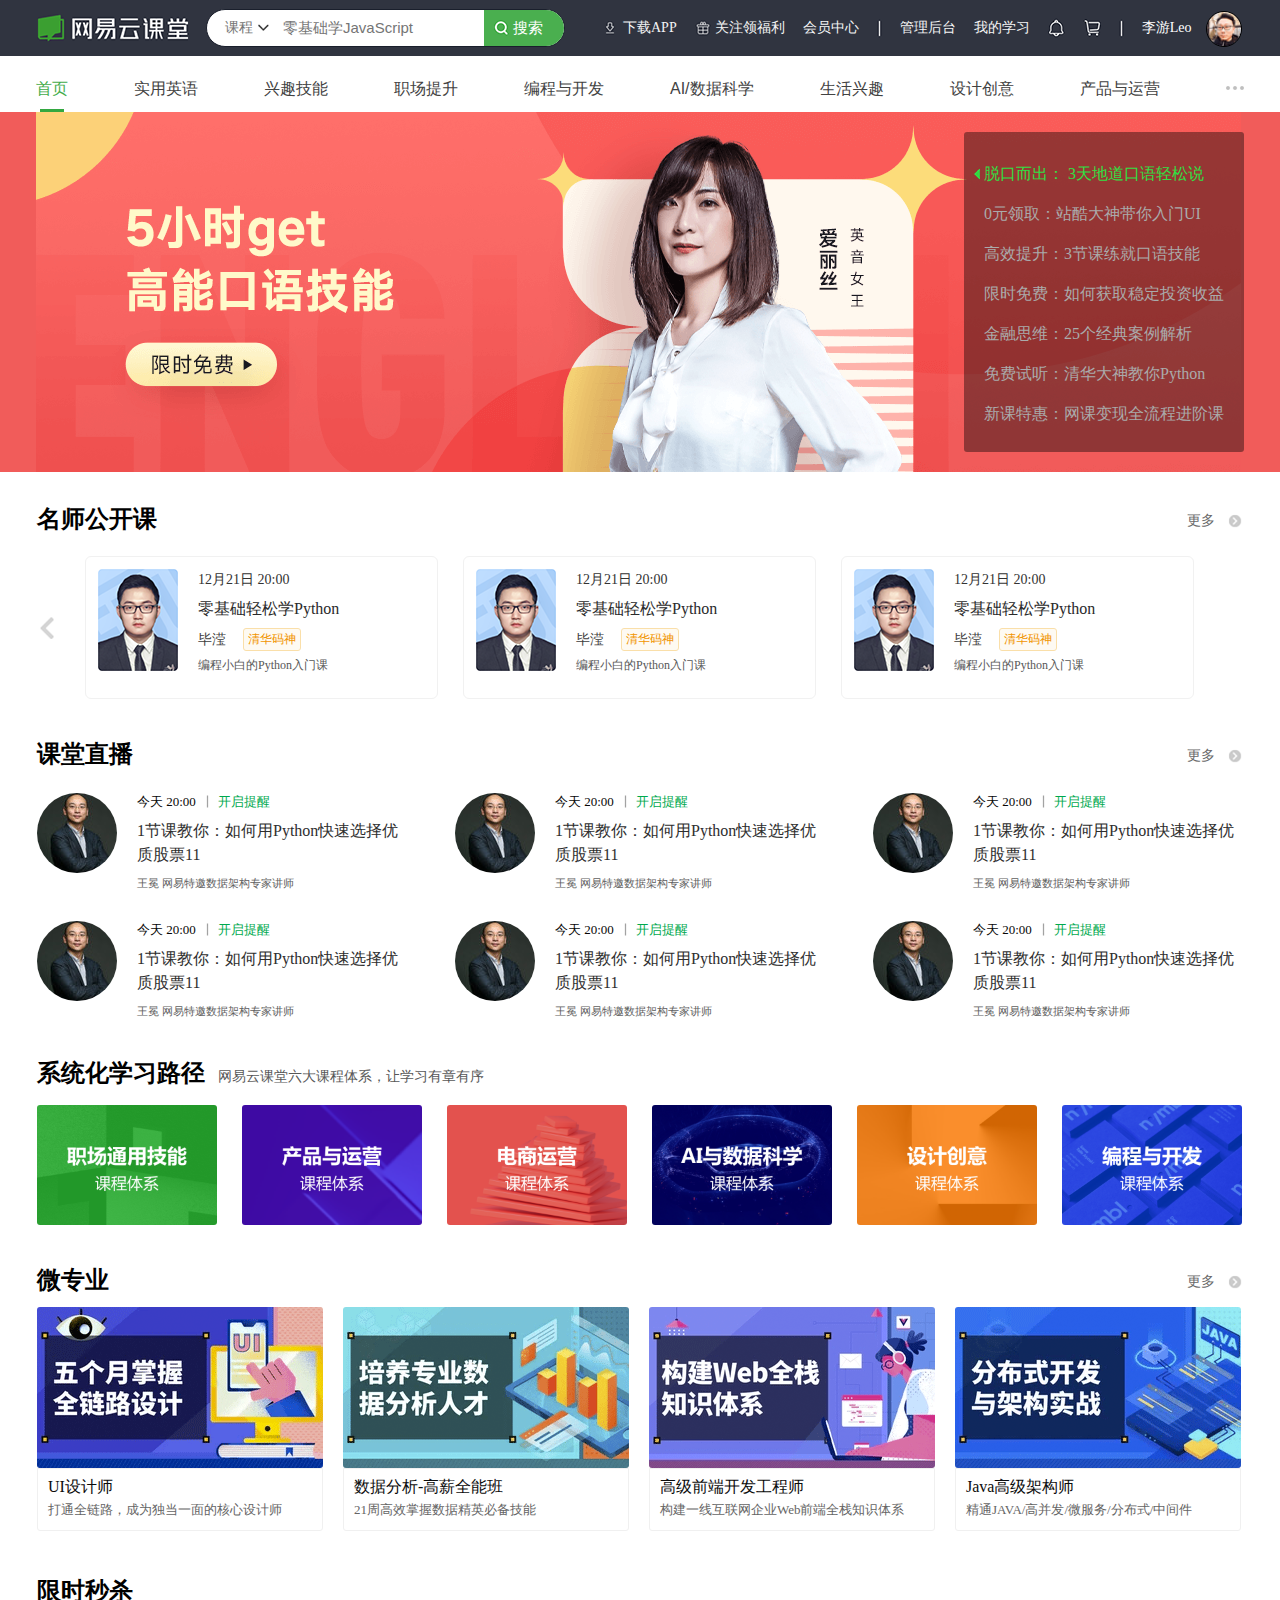
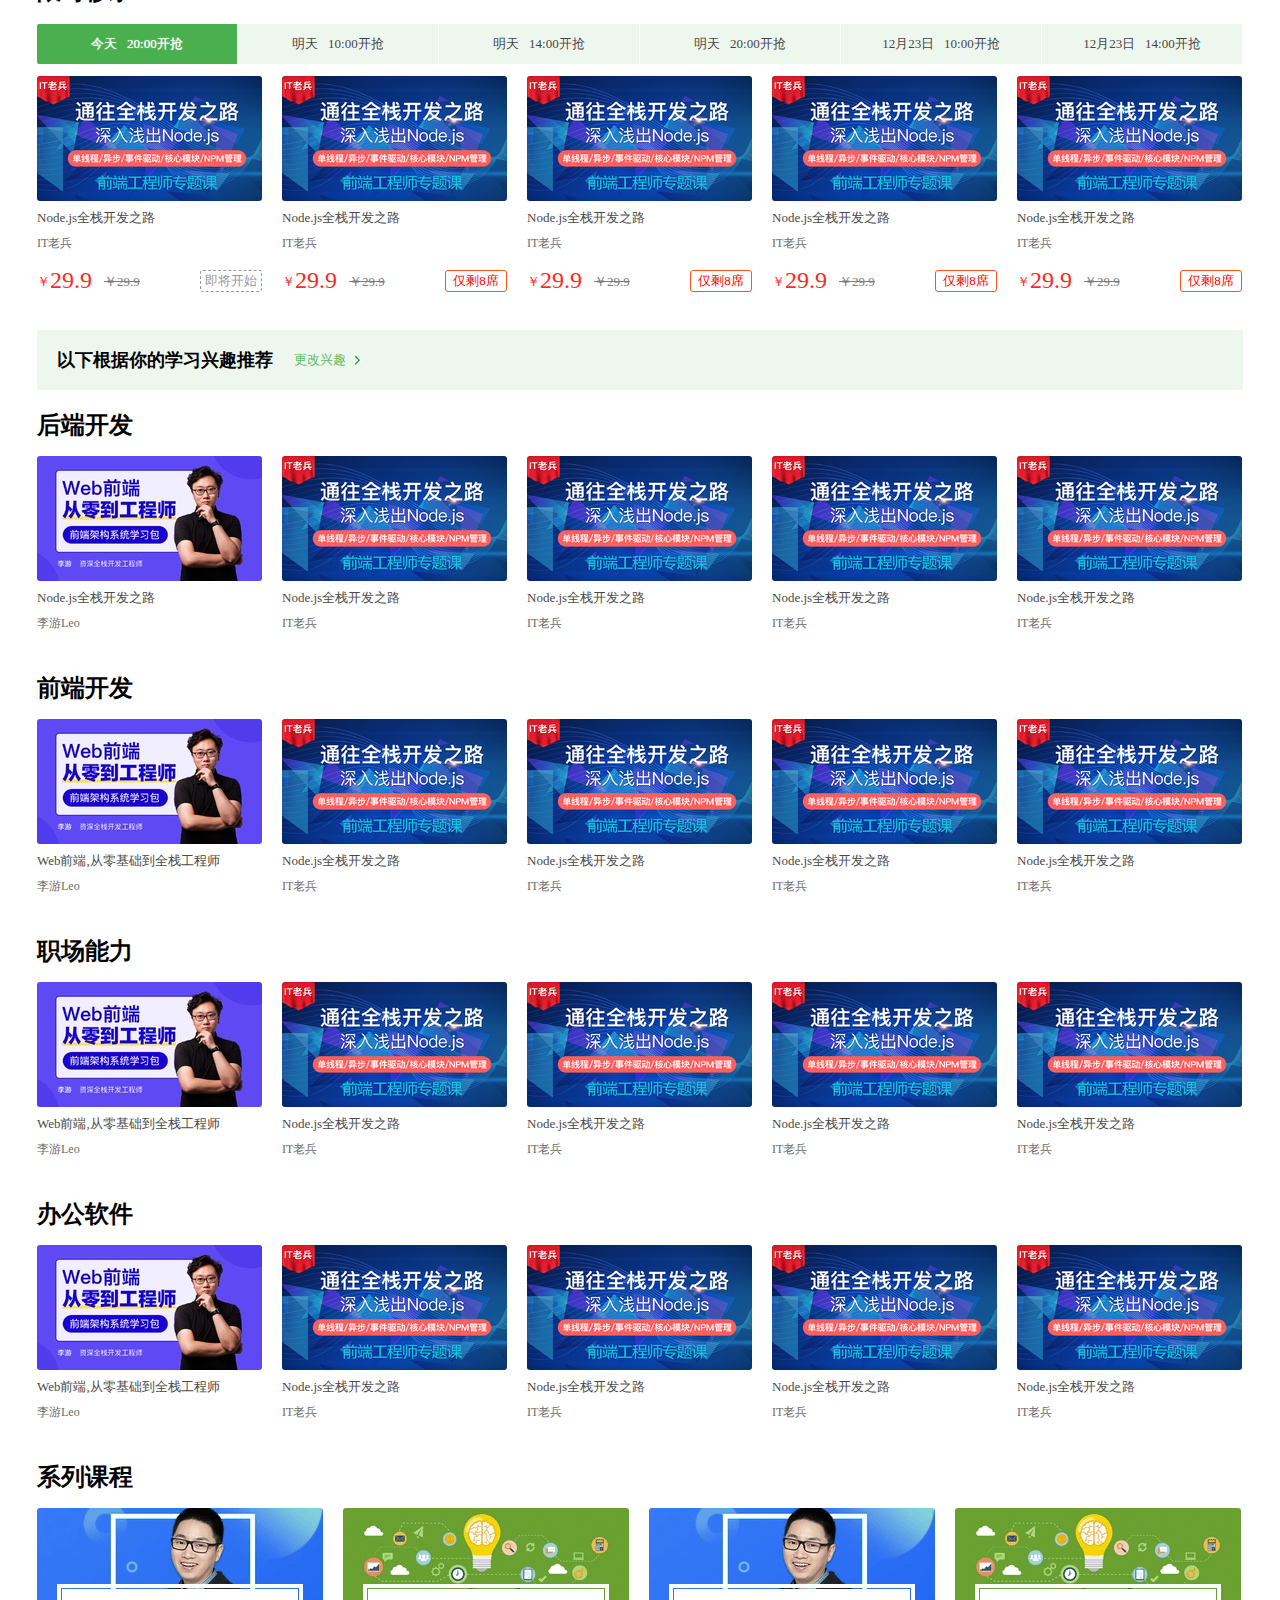
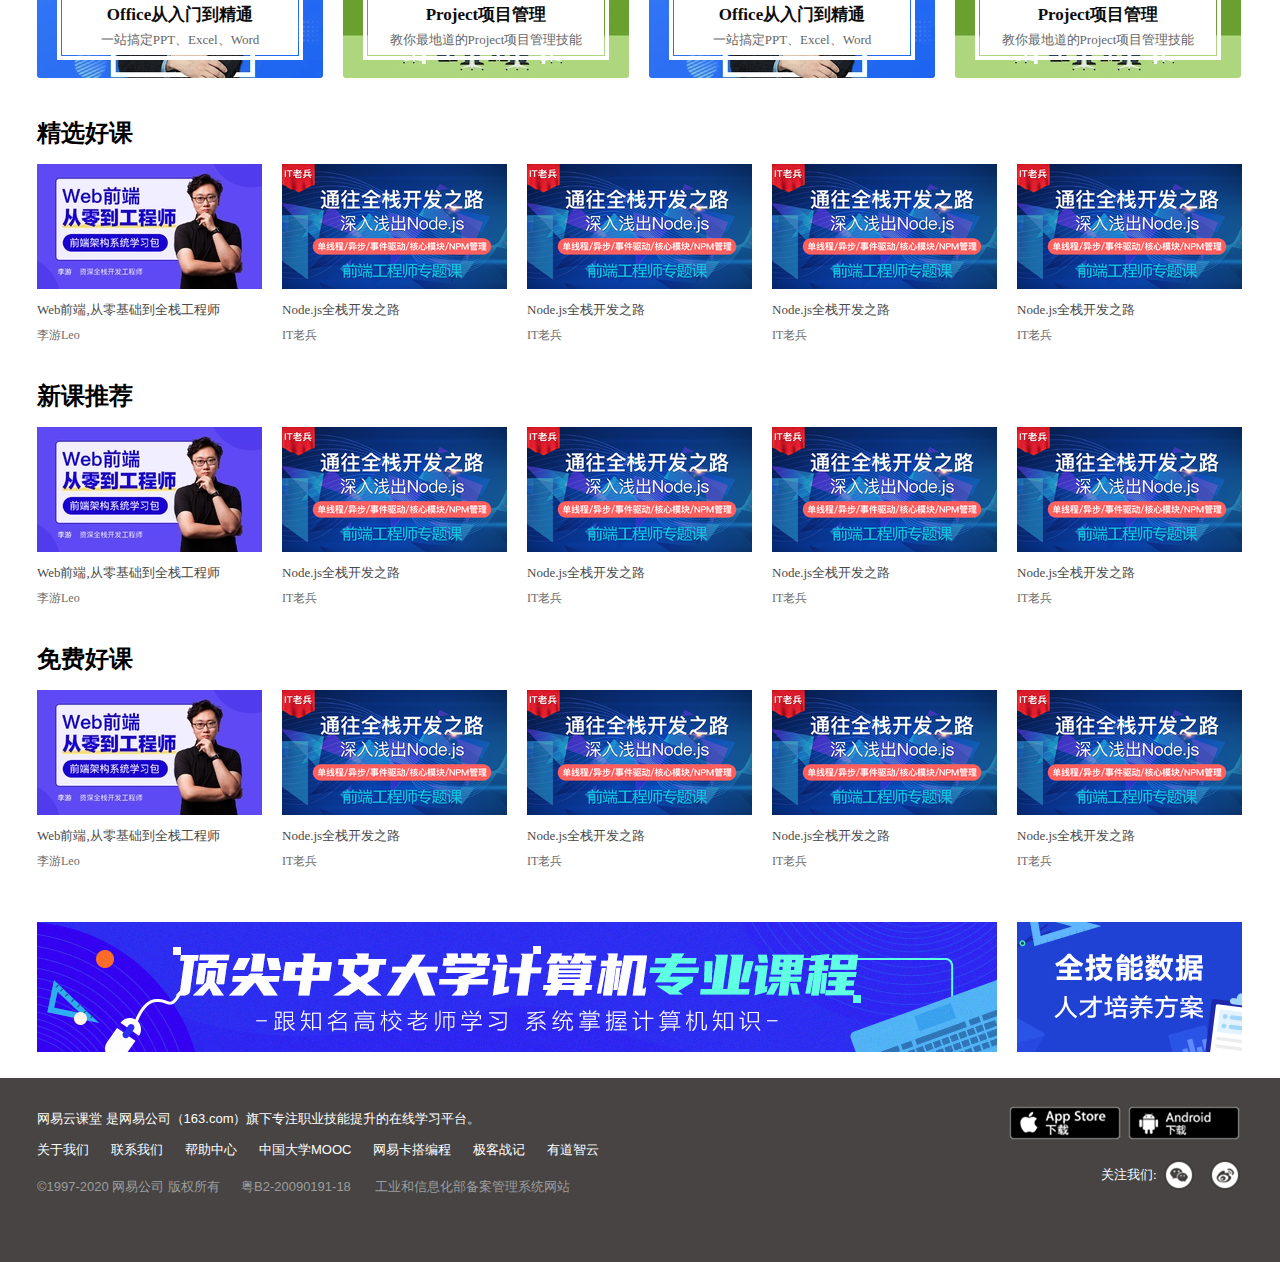
<file: 专题一课堂跟练.html>
<!DOCTYPE html>
<html>
<head>
    <meta charset="UTF-8">
    <title>专题一课堂跟练</title>
    <link rel="stylesheet" type="text/css" href="index.css">
</head>
<body>
    <div class="topNode-copy"></div>
    <!-- 顶部上导航开始 -->

    <div class="Top">
        <div class="topNode">
            <a href="#" class="topNode-logo">
                <img src="image/logo.gif">
            </a>
            <div class="searchNode">
                <div class="searchNodeLeft">
                    <span class="searchNodeLeftTxet">课程</span>
                    <ul class="searchNodeLeft-ul">
                        <li class="active">课程</li>
                        <li>网校</li>
                    </ul>
                </div>
                <input name="" type="" class="searchNodeInput" placeholder="零基础学JavaScript">
                <a href="#" class="searchNodeRight">搜索</a>
                <ol class="searchNode-ol">
                    <li class="first">热门搜索</li>
                </ol>
            </div>
            <ul class="bannerTop">
                <li class="down">
                    <span>下载APP</span>
                    <div class='line-node'></div>
                    <div class='downloadApp-show'>
                        <div class='downloadApp-jt'></div>
                        <div class='downloadApp-show-left'>
                            <img src="image/ewm-t-l.gif">
                        </div>
                        <p class='downloadApp-show-text'>扫码下载官方App</p>
                        <a href="#"><img src="image/show-app.gif"></a>
						<a href="#"><img src="image/show-ad.gif"></a>
                    </div>
                </li>
                <li class="see">
                    <span>关注领福利</span>
                    <div class='line-node'></div>
                    <div class='see-show'>
                        <div class='see-show-jt'></div>
                        <p class='see-show-text'>关注云课堂官方微信号</p>
                        <p class='see-show-title'>-领取课程免费福利，超值学习资料-</p>
                        <img src="image/ewm.gif" class='see-show-img'>
                    </div>
                </li>
                <li>
                    <span>会员中心</span>
                    <div class='line-node'></div>
                </li>
                <li class="line"></li>
                <li>管理后台</li>
                <li class='bannerTop-my'>
                    <Span>我的学习</Span>
                    <div class="bannerTop-my-content">
                        <div class='user-jt'></div>
                        <div class='bannerTop-my-content-top'>最近学习的课程</div>
                        <ul class='bannerTop-my-content-ul'>
                            <li>
                                <a href="#">
                                    <div class="bannerTop-my-content-ul-li-left-node"><img src="image/k-1.png"></div>
                                    <p class='bannerTop-my-content-ul-li-right-name'>前端工程师就业班</p>
                                    <p class='bannerTop-my-content-ul-li-right-now'>放大与缩小</p>
                                </a>
                            </li>
                            <li>
                                <a href="#">
                                    <div class='bannerTop-my-content-ul-li-left-node'>
										<img src="image/k-2.png">
									</div>
									<p class='bannerTop-my-content-ul-li-right-name'>Web前端，从零基础到全栈工程师</p>
                                </a>
                            </li>
                            <li>
                                <a href="#">
                                    <div class='bannerTop-my-content-ul-li-left-node'>
										<img src="image/k-3.png">
									</div>
									<p class='bannerTop-my-content-ul-li-right-name'>前端小白面试指南</p>
                                </a>
                            </li>
                            <li>
                                <a href="#">
                                    <div class='bannerTop-my-content-ul-li-left-node'>
										<img src="image/k-4.png">
									</div>
									<p class='bannerTop-my-content-ul-li-right-name'>李游Leo - WEB前端公开课</p>
                                </a>
                            </li>
                            <li>
                                <a href="#">
                                    <div class='bannerTop-my-content-ul-li-left-node'>
										<img src="image/k-5.png">
									</div>
									<p class='bannerTop-my-content-ul-li-right-name'>JavaScript - 移动端开发经典教程</p>
                                </a>
                            </li>
                        </ul>
                        <a href="#" class='bannerTop-my-content-more'>查看更多></a>
                    </div>
                </li>
                <li class="bell"></li>
                <li class="shoppingCart"></li>
                <li class="line"></li>
            </ul>
            <div class="user">
                <span class="userName">李游Leo</span>
                <a href="#"><img src="image/F07F9E9C63CDA35AB0E00DA054402EC2.png" width="34px" height="34px" class='user-image'></a>
                <ul class="user-ul">
                    <li class="border-bottom-li"><a href="#">正在使用手机账号登陆</a></li>
                    <li><a href="#"><span class="user-li-span-l">我的优惠券</span><span class="user-li-span-r">兑换</span></a></li>
                    <li><a href="#">我的订单</a></li>
                    <li><a href="#">帮助与反馈</a></li>
                    <li class="border-bottom-li"><a href="#">设置</a></li>
                    <li><a href="#">退出</a></li>
                    <div class="user-jt"></div>
                </ul>
            </div>
        </div>
    </div>

    <!-- 顶部上导航结束 -->
    <!-- 顶部下导航开始 -->

    <div>
        <ul class="banner" id='banner'>
            <li class="active">
                <a href="#" class="banner-a">首页</a>
                <div class="greenLine"></div>
            </li>
            <li>
                <a href="#" class="banner-a">实用英语</a>
                <div class="greenLine"></div>
            </li>
            <li>
                <a href="#" class="banner-a">兴趣技能</a>
                <div class="greenLine"></div>
            </li>
            <li>
                <a href="#" class="banner-a">职场提升</a>
                <div class="greenLine"></div>
                <ol class="active-ol">
                    <li><a href="#">办公软件</a></li>
                    <li><a href="#">效率工具</a></li>
                    <li><a href="#">求职准备</a></li>
                    <li><a href="#">个人提升</a></li>
                    <li><a href="#">职场能力</a></li>
                    <li><a href="#">商业管理</a></li>
                    <li><a href="#">专业岗位</a></li>
                    <li><a href="#">电脑基础</a></li>
                </ol>
            </li>
            <li>
                <a href="#" class="banner-a">编程与开发</a>
                <div class="greenLine"></div>
                <ol class="active-ol" style="width: 102px;">
                    <li><a href="#">编程语言</a></li>
                    <li><a href="#">前端开发</a></li>
                    <li><a href="#">后端开发</a></li>
                    <li><a href="#">移动开发</a></li>
                    <li><a href="#">网络与安全</a></li>
                </ol>
            </li>
            <li>
                <a href="#" class="banner-a">AI/数据科学</a>
                <div class="greenLine"></div>
                <ol class="active-ol" style="width: 102px;">
                    <li><a href="#">编程语言</a></li>
                    <li><a href="#">前端开发</a></li>
                    <li><a href="#">后端开发</a></li>
                    <li><a href="#">移动开发</a></li>
                    <li><a href="#">网络与安全</a></li>
                </ol>
            </li>
            <li>
                <a href="#" class="banner-a">生活兴趣</a>
                <div class="greenLine"></div>
                <ol class="active-ol" style="width: 102px;">
                    <li><a href="#">编程语言</a></li>
                    <li><a href="#">前端开发</a></li>
                    <li><a href="#">后端开发</a></li>
                    <li><a href="#">移动开发</a></li>
                    <li><a href="#">网络与安全</a></li>
                </ol>
            </li>
            <li>
                <a href="#" class="banner-a">设计创意</a>
                <div class="greenLine"></div>
                <ol class="active-ol" style="width: 102px;">
                    <li><a href="#">编程语言</a></li>
                    <li><a href="#">前端开发</a></li>
                    <li><a href="#">后端开发</a></li>
                    <li><a href="#">移动开发</a></li>
                    <li><a href="#">网络与安全</a></li>
                </ol>
            </li>
            <li>
                <a href="#" class="banner-a">产品与运营</a>
                <div class="greenLine"></div>
                <ol class="active-ol" style="width: 102px;">
                    <li><a href="#">编程语言</a></li>
                    <li><a href="#">前端开发</a></li>
                    <li><a href="#">后端开发</a></li>
                    <li><a href="#">移动开发</a></li>
                    <li><a href="#">网络与安全</a></li>
                </ol>
            </li>
            <li class="right">
                <a href="#">
                    <img src="image/pointer.gif">
                </a>
                <ol class="right-ol">
                    <li>
                        <a href="#">电商运营</a>
                        <div class="lineRight"></div>
                    </li>
                    <li>
                        <a href="#">职业考试</a>
                        <div class="lineRight"></div>
                    </li>
                    <li>
                        <a href="#">语言学习</a>
                        <div class="lineRight"></div>
                    </li>
                </ol>
            </li>
        </ul>
    </div>

    <!-- 顶部下导航结束 -->
    <!-- 轮播图开始 -->

    <div class="sliderContent">
        <div class="sliderContent-outerNode">
            <ul class="sliderContent-outerNode-UlNode">
                <li class="active"><img src="image/8c35596bb5ec4cb8ae7390f28c4cb567.png"></li>
                <li><img src="image/6ca7db807c3f448fa19039cae380ffb7.jpg"></li>
                <li><img src="image/9da551a2ceee48fcae68db05b562cff1.jpg"></li>
                <li><img src="image/79b6a4b0bd644681b1d2a5ec3c10da65.jpg"></li>
                <li><img src="image/81f375340e0c48b7a4d1b9c853eab8ce.png"></li>
                <li><img src="image/19055192bca54c5ea9622d8f672fd8e1.png"></li>
                <li><img src="image/a17ddac75cc944b9b0f5204156e2afa6.png"></li>
            </ul>
            <ol class="sliderContent-button">
                <li class="first active"><a href="#">脱口而出： 3天地道口语轻松说</a></li>
                <li><a href="#">0元领取：站酷大神带你入门UI</a></li>
                <li><a href="#">高效提升：3节课练就口语技能</a></li>
                <li><a href="#">限时免费：如何获取稳定投资收益</a></li>
                <li><a href="#">金融思维：25个经典案例解析</a></li>
                <li><a href="#">免费试听：清华大神教你Python</a></li>
                <li><a href="#">新课特惠：网课变现全流程进阶课</a></li>
            </ol>
        </div>
    </div>

    <!-- 轮播图结束 -->
    <!-- 名师公开课开始 -->

    <div class="openContent">
        <div class="cardLeft"></div>
        <div class="cardRight"></div>
        <h2>名师公开课</h2>
        <a href="#" class="more">更多</a>
        <div class="openContent-slider">
            <ul class="userCard">
                <li>
                    <a href="#">
                        <div class="userPic"><img src="image/user.png"></div>
                        <div class="date">12月21日 20:00</div>
                        <div class="zero">零基础轻松学Python</div>
                        <div class="name">
                            <span class="nameBY">毕滢</span>
                            <div class="tittleBY">清华码神</div>
                        </div>
                        <div class="door">编程小白的Python入门课</div>
                    </a>
                </li>
                <li>
                    <a href="#">
                        <div class="userPic"><img src="image/user.png"></div>
                        <div class="date">12月21日 20:00</div>
                        <div class="zero">零基础轻松学Python</div>
                        <div class="name">
                            <span class="nameBY">毕滢</span>
                            <div class="tittleBY">清华码神</div>
                        </div>
                        <div class="door">编程小白的Python入门课</div>
                    </a>
                </li>
                <li>
                    <a href="#">
                        <div class="userPic"><img src="image/user.png"></div>
                        <div class="date">12月21日 20:00</div>
                        <div class="zero">零基础轻松学Python</div>
                        <div class="name">
                            <span class="nameBY">毕滢</span>
                            <div class="tittleBY">清华码神</div>
                        </div>
                        <div class="door">编程小白的Python入门课</div>
                    </a>
                </li>
                <li>
                    <a href="#">
                        <div class="userPic"><img src="image/user.png"></div>
                        <div class="date">12月21日 20:00</div>
                        <div class="zero">零基础轻松学Python</div>
                        <div class="name">
                            <span class="nameBY">毕滢</span>
                            <div class="tittleBY">清华码神</div>
                        </div>
                        <div class="door">编程小白的Python入门课</div>
                    </a>
                </li>
            </ul>
        </div>
    </div>

    <!-- 名师公开课结束 -->
    <!-- 课堂直播开始 -->

    <div class="openContent live">
        <h2>课堂直播</h2>
        <a href="#" class="more">更多</a>
        <ul class="liveModel">
            <li>
                <a href="#">
                    <div class="teacherPic">
                        <img src="image/6002D19DCC07E048FBDE4C84D276EB46.jpg">
                    </div>
                    <div class="time">
                        <span class="live-l">今天 20:00</span>
                        <span class="g">开启提醒</span>
                    </div>
                    <div class="live-name">1节课教你：如何用Python快速选择优质股票11</div>
                    <div class="live-teacher-name">
                        <span>王冕</span>
                        <span>网易特邀数据架构专家讲师</span>
                    </div>
                </a>
            </li>
            <li>
                <a href="#">
                    <div class="teacherPic">
                        <img src="image/6002D19DCC07E048FBDE4C84D276EB46.jpg">
                    </div>
                    <div class="time">
                        <span class="live-l">今天 20:00</span>
                        <span class="g">开启提醒</span>
                    </div>
                    <div class="live-name">1节课教你：如何用Python快速选择优质股票11</div>
                    <div class="live-teacher-name">
                        <span>王冕</span>
                        <span>网易特邀数据架构专家讲师</span>
                    </div>
                </a>
            </li>
            <li class="no-right">
                <a href="#">
                    <div class="teacherPic">
                        <img src="image/6002D19DCC07E048FBDE4C84D276EB46.jpg">
                    </div>
                    <div class="time">
                        <span class="live-l">今天 20:00</span>
                        <span class="g">开启提醒</span>
                    </div>
                    <div class="live-name">1节课教你：如何用Python快速选择优质股票11</div>
                    <div class="live-teacher-name">
                        <span>王冕</span>
                        <span>网易特邀数据架构专家讲师</span>
                    </div>
                </a>
            </li>
            <li>
                <a href="#">
                    <div class="teacherPic">
                        <img src="image/6002D19DCC07E048FBDE4C84D276EB46.jpg">
                    </div>
                    <div class="time">
                        <span class="live-l">今天 20:00</span>
                        <span class="g">开启提醒</span>
                    </div>
                    <div class="live-name">1节课教你：如何用Python快速选择优质股票11</div>
                    <div class="live-teacher-name">
                        <span>王冕</span>
                        <span>网易特邀数据架构专家讲师</span>
                    </div>
                </a>
            </li>
            <li>
                <a href="#">
                    <div class="teacherPic">
                        <img src="image/6002D19DCC07E048FBDE4C84D276EB46.jpg">
                    </div>
                    <div class="time">
                        <span class="live-l">今天 20:00</span>
                        <span class="g">开启提醒</span>
                    </div>
                    <div class="live-name">1节课教你：如何用Python快速选择优质股票11</div>
                    <div class="live-teacher-name">
                        <span>王冕</span>
                        <span>网易特邀数据架构专家讲师</span>
                    </div>
                </a>
            </li>
            <li class="no-right">
                <a href="#">
                    <div class="teacherPic">
                        <img src="image/6002D19DCC07E048FBDE4C84D276EB46.jpg">
                    </div>
                    <div class="time">
                        <span class="live-l">今天 20:00</span>
                        <span class="g">开启提醒</span>
                    </div>
                    <div class="live-name">1节课教你：如何用Python快速选择优质股票11</div>
                    <div class="live-teacher-name">
                        <span>王冕</span>
                        <span>网易特邀数据架构专家讲师</span>
                    </div>
                </a>
            </li>
        </ul>
    </div>

    <!-- 课堂直播结束 -->
    <!-- 系统化学习路径开始 -->

    <div class="system">
        <h2>系统化学习路径</h2>
        <span class="systemTittle">网易云课堂六大课程体系，让学习有章有序</span>
        <ul class="system-ul">
            <li>
                <a href="#">
                    <img src="image/b8cbbde8bc98409aad5227fde070df7d.png">
                </a>
            </li>
            <li>
                <a href="#">
                    <img src="image/29696616fe6e495a9b191244f2bd0bea.png">
                </a>
            </li>
            <li>
                <a href="#">
                    <img src="image/9957cb6a888e40f08c36ce6a96804d32.png">
                </a>
            </li>
            <li>
                <a href="#">
                    <img src="image/7594f6916fc94a16af474856d1de8786.png">
                </a>
            </li>
            <li>
                <a href="#">
                    <img src="image/96ee5f4a9b954c1991b17ca577aaa00a.png">
                </a>
            </li>
            <li class="no">
                <a href="#">
                    <img src="image/9c3adc02cea44377a91c6716201bbe4c.png">
                </a>
            </li>
        </ul>
    </div>

    <!-- 系统化学习路径结束 -->
    <!-- 微专业模块开始 -->

    <div class="openContent professional">
        <h2>微专业</h2>
        <a href="#" class="more">更多</a>
        <ul class="professional-ul">
            <li>
                <a href="#">
                    <div class="professional-ul-out"><img src="image/wzy-1.gif" class='professional-image'></div>
                    <div class="professional-content">
                        <div class="professional-content-name">
                            UI设计师
                        </div>
                        <div class="professional-content-tittle">
                            打通全链路，成为独当一面的核心设计师
                        </div>
                    </div>
                </a>
            </li>
            <li>
                <a href="#">
                    <div class="professional-ul-out"><img src="image/wzy-2.gif" class='professional-image'></div>
                    <div class="professional-content">
                        <div class="professional-content-name">
                            数据分析-高薪全能班
                        </div>
                        <div class="professional-content-tittle">
                            21周高效掌握数据精英必备技能
                        </div>
                    </div>
                </a>
            </li>
            <li>
                <a href="#">
                    <div class="professional-ul-out"><img src="image/wzy-3.gif" class='professional-image'></div>
                    <div class="professional-content">
                        <div class="professional-content-name">
                            高级前端开发工程师
                        </div>
                        <div class="professional-content-tittle">
                            构建一线互联网企业Web前端全栈知识体系
                        </div>
                    </div>
                </a>
            </li>
            <li class="four">
                <a href="#">
                    <div class="professional-ul-out"><img src="image/wzy-4.gif" class='professional-image'></div>
                    <div class="professional-content">
                        <div class="professional-content-name">
                            Java高级架构师
                        </div>
                        <div class="professional-content-tittle">
                            精通JAVA/高并发/微服务/分布式/中间件
                        </div>
                    </div>
                </a>
            </li>
        </ul>
    </div>

    <!-- 微专业模块结束 -->
    <!-- 限时秒杀模块制作开始 -->

    <div class="system miusa">
        <h2>限时秒杀</h2>
        <ul class="miusa-top-ul">
            <li class="onest active">今天  &nbsp;&nbsp;20:00开抢</li>
            <li>明天  &nbsp;&nbsp;10:00开抢</li>
            <li>明天  &nbsp;&nbsp;14:00开抢</li>
            <li>明天  &nbsp;&nbsp;20:00开抢</li>
            <li>12月23日  &nbsp;&nbsp;10:00开抢</li>
            <li class="no">12月23日  &nbsp;&nbsp;14:00开抢</li>
        </ul>
        <div class="miusaContent">
            <ul class="miusaContentUl show">
                <li>
                    <a href="#">
                        <img src="image/714dde077ba84be6a0042798cd7479d2.jpg">
                        <div class="miusaContent-tittle">Node.js全栈开发之路</div>
                        <div class="miusaContent-user">IT老兵</div>
                        <div class="miusaContent-money">
                            <span class="yuan">￥</span>
                            <span class="howMuch">29.9</span>
                        </div>
                        <div class="miusaContent-money last">
                            <span class="yuan">￥</span>
                            <span class="howMuch">29.9</span>
                        </div>
                        <div class="miusaContent-only active">即将开始</div>
                    </a>
                </li>
                <li>
                    <a href="#">
                        <img src="image/714dde077ba84be6a0042798cd7479d2.jpg">
                        <div class="miusaContent-tittle">Node.js全栈开发之路</div>
                        <div class="miusaContent-user">IT老兵</div>
                        <div class="miusaContent-money">
                            <span class="yuan">￥</span>
                            <span class="howMuch">29.9</span>
                        </div>
                        <div class="miusaContent-money last">
                            <span class="yuan">￥</span>
                            <span class="howMuch">29.9</span>
                        </div>
                        <div class="miusaContent-only">仅剩8席</div>
                    </a>
                </li>
                <li>
                    <a href="#">
                        <img src="image/714dde077ba84be6a0042798cd7479d2.jpg">
                        <div class="miusaContent-tittle">Node.js全栈开发之路</div>
                        <div class="miusaContent-user">IT老兵</div>
                        <div class="miusaContent-money">
                            <span class="yuan">￥</span>
                            <span class="howMuch">29.9</span>
                        </div>
                        <div class="miusaContent-money last">
                            <span class="yuan">￥</span>
                            <span class="howMuch">29.9</span>
                        </div>
                        <div class="miusaContent-only">仅剩8席</div>
                    </a>
                </li>
                <li>
                    <a href="#">
                        <img src="image/714dde077ba84be6a0042798cd7479d2.jpg">
                        <div class="miusaContent-tittle">Node.js全栈开发之路</div>
                        <div class="miusaContent-user">IT老兵</div>
                        <div class="miusaContent-money">
                            <span class="yuan">￥</span>
                            <span class="howMuch">29.9</span>
                        </div>
                        <div class="miusaContent-money last">
                            <span class="yuan">￥</span>
                            <span class="howMuch">29.9</span>
                        </div>
                        <div class="miusaContent-only">仅剩8席</div>
                    </a>
                </li>
                <li class="no">
                    <a href="#">
                        <img src="image/714dde077ba84be6a0042798cd7479d2.jpg">
                        <div class="miusaContent-tittle">Node.js全栈开发之路</div>
                        <div class="miusaContent-user">IT老兵</div>
                        <div class="miusaContent-money">
                            <span class="yuan">￥</span>
                            <span class="howMuch">29.9</span>
                        </div>
                        <div class="miusaContent-money last">
                            <span class="yuan">￥</span>
                            <span class="howMuch">29.9</span>
                        </div>
                        <div class="miusaContent-only">仅剩8席</div>
                    </a>
                </li>
            </ul>
            <ul class="miusaContentUl">
                <li>
                    <a href="#">
                        <img src="image/becfd021-5e62-4e6b-becd-aedee01eebf3.png">
                        <div class="miusaContent-tittle">Node.js全栈开发之路</div>
                        <div class="miusaContent-user">IT老兵</div>
                        <div class="miusaContent-money">
                            <span class="yuan">￥</span>
                            <span class="howMuch">29.9</span>
                        </div>
                        <div class="miusaContent-money last">
                            <span class="yuan">￥</span>
                            <span class="howMuch">29.9</span>
                        </div>
                        <div class="miusaContent-only active">即将开始</div>
                    </a>
                </li>
                <li>
                    <a href="#">
                        <img src="image/714dde077ba84be6a0042798cd7479d2.jpg">
                        <div class="miusaContent-tittle">Node.js全栈开发之路</div>
                        <div class="miusaContent-user">IT老兵</div>
                        <div class="miusaContent-money">
                            <span class="yuan">￥</span>
                            <span class="howMuch">29.9</span>
                        </div>
                        <div class="miusaContent-money last">
                            <span class="yuan">￥</span>
                            <span class="howMuch">29.9</span>
                        </div>
                        <div class="miusaContent-only">仅剩8席</div>
                    </a>
                </li>
                <li>
                    <a href="#">
                        <img src="image/714dde077ba84be6a0042798cd7479d2.jpg">
                        <div class="miusaContent-tittle">Node.js全栈开发之路</div>
                        <div class="miusaContent-user">IT老兵</div>
                        <div class="miusaContent-money">
                            <span class="yuan">￥</span>
                            <span class="howMuch">29.9</span>
                        </div>
                        <div class="miusaContent-money last">
                            <span class="yuan">￥</span>
                            <span class="howMuch">29.9</span>
                        </div>
                        <div class="miusaContent-only">仅剩8席</div>
                    </a>
                </li>
                <li>
                    <a href="#">
                        <img src="image/714dde077ba84be6a0042798cd7479d2.jpg">
                        <div class="miusaContent-tittle">Node.js全栈开发之路</div>
                        <div class="miusaContent-user">IT老兵</div>
                        <div class="miusaContent-money">
                            <span class="yuan">￥</span>
                            <span class="howMuch">29.9</span>
                        </div>
                        <div class="miusaContent-money last">
                            <span class="yuan">￥</span>
                            <span class="howMuch">29.9</span>
                        </div>
                        <div class="miusaContent-only">仅剩8席</div>
                    </a>
                </li>
                <li class="no">
                    <a href="#">
                        <img src="image/714dde077ba84be6a0042798cd7479d2.jpg">
                        <div class="miusaContent-tittle">Node.js全栈开发之路</div>
                        <div class="miusaContent-user">IT老兵</div>
                        <div class="miusaContent-money">
                            <span class="yuan">￥</span>
                            <span class="howMuch">29.9</span>
                        </div>
                        <div class="miusaContent-money last">
                            <span class="yuan">￥</span>
                            <span class="howMuch">29.9</span>
                        </div>
                        <div class="miusaContent-only">仅剩8席</div>
                    </a>
                </li>
            </ul>
            <ul class="miusaContentUl">
                <li>
                    <a href="#">
                        <img src="image/1c4fb2ce5646403086c35814724586bf.jpg">
                        <div class="miusaContent-tittle">Node.js全栈开发之路</div>
                        <div class="miusaContent-user">IT老兵</div>
                        <div class="miusaContent-money">
                            <span class="yuan">￥</span>
                            <span class="howMuch">29.9</span>
                        </div>
                        <div class="miusaContent-money last">
                            <span class="yuan">￥</span>
                            <span class="howMuch">29.9</span>
                        </div>
                        <div class="miusaContent-only active">即将开始</div>
                    </a>
                </li>
                <li>
                    <a href="#">
                        <img src="image/714dde077ba84be6a0042798cd7479d2.jpg">
                        <div class="miusaContent-tittle">Node.js全栈开发之路</div>
                        <div class="miusaContent-user">IT老兵</div>
                        <div class="miusaContent-money">
                            <span class="yuan">￥</span>
                            <span class="howMuch">29.9</span>
                        </div>
                        <div class="miusaContent-money last">
                            <span class="yuan">￥</span>
                            <span class="howMuch">29.9</span>
                        </div>
                        <div class="miusaContent-only">仅剩8席</div>
                    </a>
                </li>
                <li>
                    <a href="#">
                        <img src="image/714dde077ba84be6a0042798cd7479d2.jpg">
                        <div class="miusaContent-tittle">Node.js全栈开发之路</div>
                        <div class="miusaContent-user">IT老兵</div>
                        <div class="miusaContent-money">
                            <span class="yuan">￥</span>
                            <span class="howMuch">29.9</span>
                        </div>
                        <div class="miusaContent-money last">
                            <span class="yuan">￥</span>
                            <span class="howMuch">29.9</span>
                        </div>
                        <div class="miusaContent-only">仅剩8席</div>
                    </a>
                </li>
                <li>
                    <a href="#">
                        <img src="image/714dde077ba84be6a0042798cd7479d2.jpg">
                        <div class="miusaContent-tittle">Node.js全栈开发之路</div>
                        <div class="miusaContent-user">IT老兵</div>
                        <div class="miusaContent-money">
                            <span class="yuan">￥</span>
                            <span class="howMuch">29.9</span>
                        </div>
                        <div class="miusaContent-money last">
                            <span class="yuan">￥</span>
                            <span class="howMuch">29.9</span>
                        </div>
                        <div class="miusaContent-only">仅剩8席</div>
                    </a>
                </li>
                <li class="no">
                    <a href="#">
                        <img src="image/714dde077ba84be6a0042798cd7479d2.jpg">
                        <div class="miusaContent-tittle">Node.js全栈开发之路</div>
                        <div class="miusaContent-user">IT老兵</div>
                        <div class="miusaContent-money">
                            <span class="yuan">￥</span>
                            <span class="howMuch">29.9</span>
                        </div>
                        <div class="miusaContent-money last">
                            <span class="yuan">￥</span>
                            <span class="howMuch">29.9</span>
                        </div>
                        <div class="miusaContent-only">仅剩8席</div>
                    </a>
                </li>
            </ul>
            <ul class="miusaContentUl">
                <li>
                    <a href="#">
                        <img src="image/6f45d9a0-7b19-4a12-baa2-6ef05679f915.jpg">
                        <div class="miusaContent-tittle">Node.js全栈开发之路</div>
                        <div class="miusaContent-user">IT老兵</div>
                        <div class="miusaContent-money">
                            <span class="yuan">￥</span>
                            <span class="howMuch">29.9</span>
                        </div>
                        <div class="miusaContent-money last">
                            <span class="yuan">￥</span>
                            <span class="howMuch">29.9</span>
                        </div>
                        <div class="miusaContent-only active">即将开始</div>
                    </a>
                </li>
                <li>
                    <a href="#">
                        <img src="image/714dde077ba84be6a0042798cd7479d2.jpg">
                        <div class="miusaContent-tittle">Node.js全栈开发之路</div>
                        <div class="miusaContent-user">IT老兵</div>
                        <div class="miusaContent-money">
                            <span class="yuan">￥</span>
                            <span class="howMuch">29.9</span>
                        </div>
                        <div class="miusaContent-money last">
                            <span class="yuan">￥</span>
                            <span class="howMuch">29.9</span>
                        </div>
                        <div class="miusaContent-only">仅剩8席</div>
                    </a>
                </li>
                <li>
                    <a href="#">
                        <img src="image/714dde077ba84be6a0042798cd7479d2.jpg">
                        <div class="miusaContent-tittle">Node.js全栈开发之路</div>
                        <div class="miusaContent-user">IT老兵</div>
                        <div class="miusaContent-money">
                            <span class="yuan">￥</span>
                            <span class="howMuch">29.9</span>
                        </div>
                        <div class="miusaContent-money last">
                            <span class="yuan">￥</span>
                            <span class="howMuch">29.9</span>
                        </div>
                        <div class="miusaContent-only">仅剩8席</div>
                    </a>
                </li>
                <li>
                    <a href="#">
                        <img src="image/714dde077ba84be6a0042798cd7479d2.jpg">
                        <div class="miusaContent-tittle">Node.js全栈开发之路</div>
                        <div class="miusaContent-user">IT老兵</div>
                        <div class="miusaContent-money">
                            <span class="yuan">￥</span>
                            <span class="howMuch">29.9</span>
                        </div>
                        <div class="miusaContent-money last">
                            <span class="yuan">￥</span>
                            <span class="howMuch">29.9</span>
                        </div>
                        <div class="miusaContent-only">仅剩8席</div>
                    </a>
                </li>
                <li class="no">
                    <a href="#">
                        <img src="image/714dde077ba84be6a0042798cd7479d2.jpg">
                        <div class="miusaContent-tittle">Node.js全栈开发之路</div>
                        <div class="miusaContent-user">IT老兵</div>
                        <div class="miusaContent-money">
                            <span class="yuan">￥</span>
                            <span class="howMuch">29.9</span>
                        </div>
                        <div class="miusaContent-money last">
                            <span class="yuan">￥</span>
                            <span class="howMuch">29.9</span>
                        </div>
                        <div class="miusaContent-only">仅剩8席</div>
                    </a>
                </li>
            </ul>
            <ul class="miusaContentUl">
                <li>
                    <a href="#">
                        <img src="image/2faad9fe394e4ed98368ed52d898ba8e.png">
                        <div class="miusaContent-tittle">Node.js全栈开发之路</div>
                        <div class="miusaContent-user">IT老兵</div>
                        <div class="miusaContent-money">
                            <span class="yuan">￥</span>
                            <span class="howMuch">29.9</span>
                        </div>
                        <div class="miusaContent-money last">
                            <span class="yuan">￥</span>
                            <span class="howMuch">29.9</span>
                        </div>
                        <div class="miusaContent-only active">即将开始</div>
                    </a>
                </li>
                <li>
                    <a href="#">
                        <img src="image/714dde077ba84be6a0042798cd7479d2.jpg">
                        <div class="miusaContent-tittle">Node.js全栈开发之路</div>
                        <div class="miusaContent-user">IT老兵</div>
                        <div class="miusaContent-money">
                            <span class="yuan">￥</span>
                            <span class="howMuch">29.9</span>
                        </div>
                        <div class="miusaContent-money last">
                            <span class="yuan">￥</span>
                            <span class="howMuch">29.9</span>
                        </div>
                        <div class="miusaContent-only">仅剩8席</div>
                    </a>
                </li>
                <li>
                    <a href="#">
                        <img src="image/714dde077ba84be6a0042798cd7479d2.jpg">
                        <div class="miusaContent-tittle">Node.js全栈开发之路</div>
                        <div class="miusaContent-user">IT老兵</div>
                        <div class="miusaContent-money">
                            <span class="yuan">￥</span>
                            <span class="howMuch">29.9</span>
                        </div>
                        <div class="miusaContent-money last">
                            <span class="yuan">￥</span>
                            <span class="howMuch">29.9</span>
                        </div>
                        <div class="miusaContent-only">仅剩8席</div>
                    </a>
                </li>
                <li>
                    <a href="#">
                        <img src="image/714dde077ba84be6a0042798cd7479d2.jpg">
                        <div class="miusaContent-tittle">Node.js全栈开发之路</div>
                        <div class="miusaContent-user">IT老兵</div>
                        <div class="miusaContent-money">
                            <span class="yuan">￥</span>
                            <span class="howMuch">29.9</span>
                        </div>
                        <div class="miusaContent-money last">
                            <span class="yuan">￥</span>
                            <span class="howMuch">29.9</span>
                        </div>
                        <div class="miusaContent-only">仅剩8席</div>
                    </a>
                </li>
                <li class="no">
                    <a href="#">
                        <img src="image/714dde077ba84be6a0042798cd7479d2.jpg">
                        <div class="miusaContent-tittle">Node.js全栈开发之路</div>
                        <div class="miusaContent-user">IT老兵</div>
                        <div class="miusaContent-money">
                            <span class="yuan">￥</span>
                            <span class="howMuch">29.9</span>
                        </div>
                        <div class="miusaContent-money last">
                            <span class="yuan">￥</span>
                            <span class="howMuch">29.9</span>
                        </div>
                        <div class="miusaContent-only">仅剩8席</div>
                    </a>
                </li>
            </ul>
            <ul class="miusaContentUl">
                <li>
                    <a href="#">
                        <img src="image/714dde077ba84be6a0042798cd7479d2.jpg">
                        <div class="miusaContent-tittle">Node.js全栈开发之路</div>
                        <div class="miusaContent-user">IT老兵</div>
                        <div class="miusaContent-money">
                            <span class="yuan">￥</span>
                            <span class="howMuch">29.9</span>
                        </div>
                        <div class="miusaContent-money last">
                            <span class="yuan">￥</span>
                            <span class="howMuch">29.9</span>
                        </div>
                        <div class="miusaContent-only active">即将开始</div>
                    </a>
                </li>
                <li>
                    <a href="#">
                        <img src="image/714dde077ba84be6a0042798cd7479d2.jpg">
                        <div class="miusaContent-tittle">Node.js全栈开发之路</div>
                        <div class="miusaContent-user">IT老兵</div>
                        <div class="miusaContent-money">
                            <span class="yuan">￥</span>
                            <span class="howMuch">29.9</span>
                        </div>
                        <div class="miusaContent-money last">
                            <span class="yuan">￥</span>
                            <span class="howMuch">29.9</span>
                        </div>
                        <div class="miusaContent-only">仅剩8席</div>
                    </a>
                </li>
                <li>
                    <a href="#">
                        <img src="image/714dde077ba84be6a0042798cd7479d2.jpg">
                        <div class="miusaContent-tittle">Node.js全栈开发之路</div>
                        <div class="miusaContent-user">IT老兵</div>
                        <div class="miusaContent-money">
                            <span class="yuan">￥</span>
                            <span class="howMuch">29.9</span>
                        </div>
                        <div class="miusaContent-money last">
                            <span class="yuan">￥</span>
                            <span class="howMuch">29.9</span>
                        </div>
                        <div class="miusaContent-only">仅剩8席</div>
                    </a>
                </li>
                <li>
                    <a href="#">
                        <img src="image/714dde077ba84be6a0042798cd7479d2.jpg">
                        <div class="miusaContent-tittle">Node.js全栈开发之路</div>
                        <div class="miusaContent-user">IT老兵</div>
                        <div class="miusaContent-money">
                            <span class="yuan">￥</span>
                            <span class="howMuch">29.9</span>
                        </div>
                        <div class="miusaContent-money last">
                            <span class="yuan">￥</span>
                            <span class="howMuch">29.9</span>
                        </div>
                        <div class="miusaContent-only">仅剩8席</div>
                    </a>
                </li>
                <li class="no">
                    <a href="#">
                        <img src="image/714dde077ba84be6a0042798cd7479d2.jpg">
                        <div class="miusaContent-tittle">Node.js全栈开发之路</div>
                        <div class="miusaContent-user">IT老兵</div>
                        <div class="miusaContent-money">
                            <span class="yuan">￥</span>
                            <span class="howMuch">29.9</span>
                        </div>
                        <div class="miusaContent-money last">
                            <span class="yuan">￥</span>
                            <span class="howMuch">29.9</span>
                        </div>
                        <div class="miusaContent-only">仅剩8席</div>
                    </a>
                </li>
            </ul>
        </div>
    </div>

    <!-- 限时秒杀模块制作结束 -->
    <!-- 选择兴趣模块制作开始 -->

    <div class="mask"></div>
    <div class="intresting">
        <div class="intrestingTittle">
            <span class="intrestingChoose">请选择你的学习兴趣</span>
            <span class="atLeast">至少选择1个，可随时调整</span>
        </div>
        <div class="close"></div>
        <ul class="intrestingCategory">
            <li class="active">
                职场提升
                <div class="line"></div>
            </li>
            <li>
                编程与开发
                <div class="line"></div>
            </li>
            <li>
                AI/数据科学
                <div class="line"></div>
            </li>
            <li>
                生活兴趣
                <div class="line"></div>
            </li>
            <li>
                设计创意
                <div class="line"></div>
            </li>
            <li>
                产品与运营
                <div class="line"></div>
            </li>
            <li>
                电商运营
                <div class="line"></div>
            </li>
            <li>
                职业考试
                <div class="line"></div>
            </li>
            <li class="no">
                语言学习
                <div class="line"></div>
            </li>
        </ul>
        <div class="intrestingContent">
            <ul class="show">
				<li>办公软件</li>
				<li>效率工具</li>
				<li>求职准备</li>
			</ul>
			<ul>
				<li>编程语言</li>
				<li>前端开发</li>
				<li>后端开发</li>
			</ul>
			<ul>
				<li>人工智能</li>
				<li>数据科学</li>
				<li>大数据</li>
			</ul>
            <ul>
                <li class='active'>投资理财</li>
                <li class='active'>绘画</li>
                <li class='active'>音乐</li>
            </ul>
            <ul>
				<li>热门软件</li>
				<li>综合设计</li>
				<li>手绘插画</li>
			</ul>
			<ul>
				<li>产品经理</li>
				<li>新媒体运营</li>
				<li>产品运营</li>
			</ul>
			<ul>
				<li>淘宝电商</li>
				<li>跨境电商</li>
				<li>拼多多电商</li>
			</ul>
			<ul>
				<li>计算机认证</li>
				<li>建筑工程</li>
				<li>项目管理</li>
			</ul>
			<ul>
				<li>英语能力提升</li>
				<li>新概念英语</li>
				<li>职场英语</li>
			</ul>
        </div>
        <ul class="intresting-ul">
            <li class="text">已选<span id="allNumber">3</span>个:</li>
            <li title="投资理财">投资理财<img src="image/colosd.gif"></li>
            <li title="绘画">绘画<img src="image/colosd.gif"></li>
            <li title="音乐">音乐<img src="image/colosd.gif"></li>
        </ul>
        <div class="chooseBtnNode">选好了</div>
    </div>

    <!-- 选择兴趣模块制作结束 -->
    <!-- 普通课程模块开始 -->
    
    <div class="interest">
        <span class="interest-l">以下根据你的学习兴趣推荐</span>
        <span class="interest-r">更改兴趣</span>
    </div>
    <!-- 后端开发 -->
    <div class="system web-model">
        <h2>后端开发</h2>
        <ul class="web-model-content">
            <li>
                <a href="#">
                    <div class="web-model-content-out"><img src="image/5B6FAC4DC134FFFF29F233B77E8AF85F.webp"></div>
                    <div class="web-model-content-tittle">Node.js全栈开发之路</div>
                    <div class="web-model-content-user">李游Leo</div>
                </a>
            </li>
            <li>
                <a href="#">
                    <div class="web-model-content-out"><img src="image/714dde077ba84be6a0042798cd7479d2.jpg"></div>
                    <div class="web-model-content-tittle">Node.js全栈开发之路</div>
                    <div class="web-model-content-user">IT老兵</div>
                </a>
            </li>
            <li>
                <a href="#">
                    <div class="web-model-content-out"><img src="image/714dde077ba84be6a0042798cd7479d2.jpg"></div>
                    <div class="web-model-content-tittle">Node.js全栈开发之路</div>
                    <div class="web-model-content-user">IT老兵</div>
                </a>
            </li>
            <li>
                <a href="#">
                    <div class="web-model-content-out"><img src="image/714dde077ba84be6a0042798cd7479d2.jpg"></div>
                    <div class="web-model-content-tittle">Node.js全栈开发之路</div>
                    <div class="web-model-content-user">IT老兵</div>
                </a>
            </li>
            <li class="no">
                <a href="#">
                    <div class="web-model-content-out"><img src="image/714dde077ba84be6a0042798cd7479d2.jpg"></div>
                    <div class="web-model-content-tittle">Node.js全栈开发之路</div>
                    <div class="web-model-content-user">IT老兵</div>
                </a>
            </li>
        </ul>
    </div>
    <!-- 前端开发 -->
    <div class="system web-model mt" >
        <h2>前端开发</h2>
        <ul class="web-model-content">
            <li>
                <a href="#">
                    <div class="web-model-content-out"><img src="image/5B6FAC4DC134FFFF29F233B77E8AF85F.webp"></div>
                    <div class="web-model-content-tittle">Web前端,从零基础到全栈工程师</div>
                    <div class="web-model-content-user">李游Leo</div>
                </a>
            </li>
            <li>
                <a href="#">
                    <div class="web-model-content-out"><img src="image/714dde077ba84be6a0042798cd7479d2.jpg"></div>
                    <div class="web-model-content-tittle">Node.js全栈开发之路</div>
                    <div class="web-model-content-user">IT老兵</div>
                </a>
            </li>
            <li>
                <a href="#">
                    <div class="web-model-content-out"><img src="image/714dde077ba84be6a0042798cd7479d2.jpg"></div>
                    <div class="web-model-content-tittle">Node.js全栈开发之路</div>
                    <div class="web-model-content-user">IT老兵</div>
                </a>
            </li>
            <li>
                <a href="#">
                    <div class="web-model-content-out"><img src="image/714dde077ba84be6a0042798cd7479d2.jpg"></div>
                    <div class="web-model-content-tittle">Node.js全栈开发之路</div>
                    <div class="web-model-content-user">IT老兵</div>
                </a>
            </li>
            <li class="no">
                <a href="#">
                    <div class="web-model-content-out"><img src="image/714dde077ba84be6a0042798cd7479d2.jpg"></div>
                    <div class="web-model-content-tittle">Node.js全栈开发之路</div>
                    <div class="web-model-content-user">IT老兵</div>
                </a>
            </li>
        </ul>
    </div>
    <!-- 职场能力 -->
    <div class="system web-model mt" >
        <h2>职场能力</h2>
        <ul class="web-model-content">
            <li>
                <a href="#">
                    <div class="web-model-content-out"><img src="image/5B6FAC4DC134FFFF29F233B77E8AF85F.webp"></div>
                    <div class="web-model-content-tittle">Web前端,从零基础到全栈工程师</div>
                    <div class="web-model-content-user">李游Leo</div>
                </a>
            </li>
            <li>
                <a href="#">
                    <div class="web-model-content-out"><img src="image/714dde077ba84be6a0042798cd7479d2.jpg"></div>
                    <div class="web-model-content-tittle">Node.js全栈开发之路</div>
                    <div class="web-model-content-user">IT老兵</div>
                </a>
            </li>
            <li>
                <a href="#">
                    <div class="web-model-content-out"><img src="image/714dde077ba84be6a0042798cd7479d2.jpg"></div>
                    <div class="web-model-content-tittle">Node.js全栈开发之路</div>
                    <div class="web-model-content-user">IT老兵</div>
                </a>
            </li>
            <li>
                <a href="#">
                    <div class="web-model-content-out"><img src="image/714dde077ba84be6a0042798cd7479d2.jpg"></div>
                    <div class="web-model-content-tittle">Node.js全栈开发之路</div>
                    <div class="web-model-content-user">IT老兵</div>
                </a>
            </li>
            <li class="no">
                <a href="#">
                    <div class="web-model-content-out"><img src="image/714dde077ba84be6a0042798cd7479d2.jpg"></div>
                    <div class="web-model-content-tittle">Node.js全栈开发之路</div>
                    <div class="web-model-content-user">IT老兵</div>
                </a>
            </li>
        </ul>
    </div>
    <!-- 办公软件 -->
    <div class="system web-model mt" >
        <h2>办公软件</h2>
        <ul class="web-model-content">
            <li>
                <a href="#">
                    <div class="web-model-content-out"><img src="image/5B6FAC4DC134FFFF29F233B77E8AF85F.webp"></div>
                    <div class="web-model-content-tittle">Web前端,从零基础到全栈工程师</div>
                    <div class="web-model-content-user">李游Leo</div>
                </a>
            </li>
            <li>
                <a href="#">
                    <div class="web-model-content-out"><img src="image/714dde077ba84be6a0042798cd7479d2.jpg"></div>
                    <div class="web-model-content-tittle">Node.js全栈开发之路</div>
                    <div class="web-model-content-user">IT老兵</div>
                </a>
            </li>
            <li>
                <a href="#">
                    <div class="web-model-content-out"><img src="image/714dde077ba84be6a0042798cd7479d2.jpg"></div>
                    <div class="web-model-content-tittle">Node.js全栈开发之路</div>
                    <div class="web-model-content-user">IT老兵</div>
                </a>
            </li>
            <li>
                <a href="#">
                    <div class="web-model-content-out"><img src="image/714dde077ba84be6a0042798cd7479d2.jpg"></div>
                    <div class="web-model-content-tittle">Node.js全栈开发之路</div>
                    <div class="web-model-content-user">IT老兵</div>
                </a>
            </li>
            <li class="no">
                <a href="#">
                    <div class="web-model-content-out"><img src="image/714dde077ba84be6a0042798cd7479d2.jpg"></div>
                    <div class="web-model-content-tittle">Node.js全栈开发之路</div>
                    <div class="web-model-content-user">IT老兵</div>
                </a>
            </li>
        </ul>
    </div>

    <!-- 普通课程模块结束 -->
    <!-- 系列课程模块开始 -->

    <div class="system mt series">
        <h2>系列课程</h2>
        <ul class="series-ul">
            <li>
                <a href="#">
                    <img src="image/series-pic.gif">
                    <div class="series-border-out"></div>
                    <div class="series-border-inner">
                        <h3>Office从入门到精通</h3>
                        <div class="series-border-inner-title">一站搞定PPT、Excel、Word</div>
                    </div>
                </a>
            </li>
            <li>
                <a href="#">
                    <img src="image/series-pic-2.gif">
                    <div class="series-border-out"></div>
                    <div class="series-border-inner">
                        <h3>Project项目管理</h3>
                        <div class="series-border-inner-title">教你最地道的Project项目管理技能</div>
                    </div>
                </a>
            </li>
            <li>
                <a href="#">
                    <img src="image/series-pic.gif">
                    <div class="series-border-out"></div>
                    <div class="series-border-inner">
                        <h3>Office从入门到精通</h3>
                        <div class="series-border-inner-title">一站搞定PPT、Excel、Word</div>
                    </div>
                </a>
            </li>
            <li class="no">
                <a href="#">
                    <img src="image/series-pic-2.gif">
                    <div class="series-border-out"></div>
                    <div class="series-border-inner">
                        <h3>Project项目管理</h3>
                        <div class="series-border-inner-title">教你最地道的Project项目管理技能</div>
                    </div>
                </a>
            </li>
        </ul>
    </div>
    <!-- 精选好课 -->
    <div class="system web-model mt43" >
        <h2>精选好课</h2>
        <ul class="web-model-content">
            <li>
                <a href="#">
                    <img src="image/5B6FAC4DC134FFFF29F233B77E8AF85F.webp">
                    <div class="web-model-content-tittle">Web前端,从零基础到全栈工程师</div>
                    <div class="web-model-content-user">李游Leo</div>
                </a>
            </li>
            <li>
                <a href="#">
                    <img src="image/714dde077ba84be6a0042798cd7479d2.jpg">
                    <div class="web-model-content-tittle">Node.js全栈开发之路</div>
                    <div class="web-model-content-user">IT老兵</div>
                </a>
            </li>
            <li>
                <a href="#">
                    <img src="image/714dde077ba84be6a0042798cd7479d2.jpg">
                    <div class="web-model-content-tittle">Node.js全栈开发之路</div>
                    <div class="web-model-content-user">IT老兵</div>
                </a>
            </li>
            <li>
                <a href="#">
                    <img src="image/714dde077ba84be6a0042798cd7479d2.jpg">
                    <div class="web-model-content-tittle">Node.js全栈开发之路</div>
                    <div class="web-model-content-user">IT老兵</div>
                </a>
            </li>
            <li class="no">
                <a href="#">
                    <img src="image/714dde077ba84be6a0042798cd7479d2.jpg">
                    <div class="web-model-content-tittle">Node.js全栈开发之路</div>
                    <div class="web-model-content-user">IT老兵</div>
                </a>
            </li>
        </ul>
    </div>
    <!-- 新课推荐 -->
    <div class="system web-model mt" >
        <h2>新课推荐</h2>
        <ul class="web-model-content">
            <li>
                <a href="#">
                    <img src="image/5B6FAC4DC134FFFF29F233B77E8AF85F.webp">
                    <div class="web-model-content-tittle">Web前端,从零基础到全栈工程师</div>
                    <div class="web-model-content-user">李游Leo</div>
                </a>
            </li>
            <li>
                <a href="#">
                    <img src="image/714dde077ba84be6a0042798cd7479d2.jpg">
                    <div class="web-model-content-tittle">Node.js全栈开发之路</div>
                    <div class="web-model-content-user">IT老兵</div>
                </a>
            </li>
            <li>
                <a href="#">
                    <img src="image/714dde077ba84be6a0042798cd7479d2.jpg">
                    <div class="web-model-content-tittle">Node.js全栈开发之路</div>
                    <div class="web-model-content-user">IT老兵</div>
                </a>
            </li>
            <li>
                <a href="#">
                    <img src="image/714dde077ba84be6a0042798cd7479d2.jpg">
                    <div class="web-model-content-tittle">Node.js全栈开发之路</div>
                    <div class="web-model-content-user">IT老兵</div>
                </a>
            </li>
            <li class="no">
                <a href="#">
                    <img src="image/714dde077ba84be6a0042798cd7479d2.jpg">
                    <div class="web-model-content-tittle">Node.js全栈开发之路</div>
                    <div class="web-model-content-user">IT老兵</div>
                </a>
            </li>
        </ul>
    </div>
    <!-- 免费好课 -->
    <div class="system web-model mt" >
        <h2>免费好课</h2>
        <ul class="web-model-content">
            <li>
                <a href="#">
                    <img src="image/5B6FAC4DC134FFFF29F233B77E8AF85F.webp">
                    <div class="web-model-content-tittle">Web前端,从零基础到全栈工程师</div>
                    <div class="web-model-content-user">李游Leo</div>
                </a>
            </li>
            <li>
                <a href="#">
                    <img src="image/714dde077ba84be6a0042798cd7479d2.jpg">
                    <div class="web-model-content-tittle">Node.js全栈开发之路</div>
                    <div class="web-model-content-user">IT老兵</div>
                </a>
            </li>
            <li>
                <a href="#">
                    <img src="image/714dde077ba84be6a0042798cd7479d2.jpg">
                    <div class="web-model-content-tittle">Node.js全栈开发之路</div>
                    <div class="web-model-content-user">IT老兵</div>
                </a>
            </li>
            <li>
                <a href="#">
                    <img src="image/714dde077ba84be6a0042798cd7479d2.jpg">
                    <div class="web-model-content-tittle">Node.js全栈开发之路</div>
                    <div class="web-model-content-user">IT老兵</div>
                </a>
            </li>
            <li class="no">
                <a href="#">
                    <img src="image/714dde077ba84be6a0042798cd7479d2.jpg">
                    <div class="web-model-content-tittle">Node.js全栈开发之路</div>
                    <div class="web-model-content-user">IT老兵</div>
                </a>
            </li>
        </ul>
    </div>

    <!-- 系列课程模块结束 -->
    <!-- 广告模块开始 -->

    <div class="advertisement">
        <a href="#" class="advertisement-l">
            <img src="image/9b393ab0b939453895a203bc0b7d1c30.jpg">
        </a>
        <a href="#" class="advertisement-r">
            <img src="image/454d20a5bcf34163b0148ecc79ec2ef1.jpg"
        </a>
    </div>

    <!-- 广告模块结束 -->
    <!-- 底部内容模块制作开始 -->

    <div class="footer">
        <div class="footer-content">
            <div class="footer-content-l">
                <p class="text">网易云课堂 是网易公司（163.com）旗下专注职业技能提升的在线学习平台。</p>
                <ul class="footer-content-l-ul">
                    <li><a href="#">关于我们</a></li>
                    <li><a href="#">联系我们</a></li>
                    <li><a href="#">帮助中心</a></li>
                    <li><a href="#">中国大学MOOC</a></li>
                    <li><a href="#">网易卡搭编程</a></li>
                    <li><a href="#">极客战记</a></li>
                    <li><a href="#">有道智云</a></li>
                </ul>
                <p class="footer-content-l-last-text">
                    <span>©1997-2020 网易公司 版权所有</span>
                    <span>粤B2-20090191-18</span>
                    <a href="#">工业和信息化部备案管理系统网站</a>
                </p>
            </div>
            <div class="footer-content-r">
                <div class="dn">
                    <img src="image/app-download.gif">
                    <img src="image/ad-download.gif" class="no">
                </div>
                <div class="app">
                    <span>关注我们:</span>
                    <a href="#" class="wx">
                        <img src="image/wx.gif">
                        <div class="show">
                            <div class="sc"></div>
                            <div class="textOne">关注云课堂官方微信号</div>
                            <div class="textTwo">-领取课程免费福利，超值学习资料-</div>
                        </div>
                    </a>
                    <a href="#" class="no"><img src="image/sina.gif"></a>
                </div>
            </div>
        </div>
    </div>

    <!-- 底部内容模块制作结束 -->
    <!-- 右侧悬浮功能模块开始 -->

    <div class="windowShow">
        <a href="#" class="windowShow-top"><img src="image/sjfxs.png"></a>
        <ul class="windowShow-ul">
            <li class="windowShow-ul-text show-m">
                <div class="windowShow-ul-text-name">在线咨询</div>
            </li>
            <li class="windowShow-ul-line"><div class="line"></div></li>
            <li class="windowShow-ul-text show-mobile">
                <div class="windowShow-ul-text-name">手机课堂</div>
                <div class="show-alert">
                    <div class="show-alert-jt"></div>
                    <div class="show-alert-node">
                        <img src="image/ewm-l.png">
                        <p>下载APP</p>
                    </div>
                    <div class="show-alert-node ml15">
                        <img src="image/ewm-r.png">
                        <p>关注微信</p>
                    </div>
                </div>
            </li>
            <li class="windowShow-ul-line"><div class="line"></div></li>
            <li class="windowShow-ul-text show-t">
                <div class="windowShow-ul-text-name">返回顶部</div>
            </li>
        </ul>
    </div>

    <!-- 右侧悬浮功能模块结束 -->

    <script type="text/javascript" src="index.js"></script>
</body>
</html>
</file>
<file: index.css>
*{margin: 0;padding: 0;list-style: none;text-decoration: none;}

.topNode-copy{height: 56px;display: none;}

/* 顶部上导航开始 */

.Top{
    background: #303440;height: 56px;top: 0;z-index: 100;width: 100%;
}
.Top .topNode{
    width: 1206px;height: 100%;margin: 0 auto;
}
.Top .topNode .topNode-logo{
    float: left;margin-top: 14px;
}
.Top .topNode .searchNode{
    width: 357px;height: 36px;border: 1px #1a1f2c solid;float: left;background-color: white;margin: 9px 0px 0px 17px;border-radius: 19px;cursor: pointer;position: relative;
}
.Top .topNode .searchNode .searchNode-ol{
    width: 300px;position: absolute;height: auto;background: #fff;left: 18px;top: 40px;z-index: 102;box-shadow: 0 0 5px #ccc;padding-top: 10px;padding-bottom: 10px;display: none;
}
.Top .topNode .searchNode .searchNode-ol li{
    height: 40px;width: 100%;float: left;font-size: 12px;line-height: 40px;text-indent: 16px;
}
.Top .topNode .searchNode .searchNode-ol li a:hover{
    background: #f3f3f4;color: #3aa54e;
}
.Top .topNode .searchNode .searchNode-ol li a{
    height: 100%;width: 100%;float: left;color: #3d3d3d;font-size: 14px;
}
.Top .topNode .searchNode .searchNodeLeft.active{color: #4eae54;background: url(image/jt-b2.gif) no-repeat right 14px;}
.Top .topNode .searchNode .searchNodeLeft{
    height: 100%;width: 44px;line-height: 36px;font-size: 14px;margin-left: 18px;float: left;background: url(image/jt-b.gif) no-repeat right 14px;color: #757575;position: relative;
}
.Top .topNode .searchNode .searchNodeLeft .searchNodeLeft-ul{
    width: 60px;height: 84px;background: #fff;position: absolute;z-index: 101;border-radius: 3px;left: -18px;top: 35px;box-shadow: 0 0 3px #ccc;padding-top: 4px;display: none;
}
.Top .topNode .searchNode .searchNodeLeft .searchNodeLeft-ul>li{
    width: 100%;float: left;height: 40px;line-height: 40px;text-align: center;font-size: 13px;color: #313a3f;
}
.Top .topNode .searchNode .searchNodeLeft .searchNodeLeft-ul>li:hover{color: #58b35e;}
.Top .topNode .searchNode .searchNodeLeft .searchNodeLeft-ul>li.active{
    color: #58b35e;background: #f5f5f5;
}
.Top .topNode .searchNode .searchNodeInput{
    height: 36px;width: 198px;float: left;margin-left: 14px;font-size: 15px;line-height: 36px;color: #a2a2a2;border: none;outline: none;
}
.Top .topNode .searchNode .searchNodeRight{
    width: 80px;height: 100%;float: right; background: url(image/search.gif) no-repeat 10px center,#4aaf4f;color: white;text-decoration: none;text-indent: 29px;line-height: 36px;font-size: 15px;border-radius: 0 19px 19px 0;
}
.Top .topNode .bannerTop{
    float: left;height: 100%;margin-left: 31px;
}

.Top .topNode .bannerTop li{
    height: 100%; float: left;line-height: 56px;font-size: 14px;color: #f4f4f5;margin: 0px 9px;
    text-shadow: 0 0 1px,#000312;cursor: pointer;
}
.Top .topNode .bannerTop li.down{
    background: url(image/download.gif) no-repeat left center;padding-left: 18px;
}
.Top .topNode .bannerTop li.see{
    background: url(image/lw.gif) no-repeat left center;padding-left: 20px;
}
.Top .topNode .bannerTop li.line{
    width: 5px;background: url(image/sg.gif) no-repeat 0 19px;cursor: default;
}
.Top .topNode .bannerTop li.bell{
    width: 17px;background: url(image/tx.gif) no-repeat 0 18px;
}
.Top .topNode .bannerTop li.shoppingCart{
    width: 18px;background: url(image/gwc.gif) no-repeat 0 19px;
}
.Top .topNode .user{
    width: 109px;height: 36px;float: left;position: relative;
}
.Top .topNode .user span.userName{
    color: white;margin-left: 9px;font-size: 14px;line-height: 56px;float: left;cursor: pointer;
}
.Top .topNode .user img{
    float: right; margin-top: 11px;border: black 1px solid;border-radius: 50%;
}
.Top .topNode .user .user-ul{
    width: 160px;height: 218px;border: solid 1px #dbd9d8;position: absolute;z-index: 22;top: 50px;right: 0;background: #fff;
    padding: 8px;display: none;
}
.Top .topNode .user .user-ul li{
    height: 36px;width: 100%;float: left;
}
.Top .topNode .user .user-ul li a{
    height: 100%;width: 100%;float: left;line-height: 36px;font-size: 12px;color: #98999a;text-indent: 10px;
}
.Top .topNode .user .user-ul li.border-bottom-li{
    border-bottom: solid 1px #ebecec;
}
.Top .topNode .user .user-ul li a .user-li-span-r{
    margin-left: 56px;color: #fd9a2f;
}
.Top .topNode .user .user-ul li:hover{
    background: #f3f4f6;
}
.Top .topNode .user .user-ul .user-jt{
    height :10px;width: 14px;background: url(image/jt-user-t.png) no-repeat;position: absolute;z-index: 23;right: 10px;top: -10px;
}
.Top .topNode .bannerTop .bannerTop-my{position: relative;}

.Top .topNode .bannerTop .bannerTop-my .bannerTop-my-content{
    width: 261px;height: 331px;border: solid 1px #dddddd;position: absolute;background: #fff;z-index: 24;top: 44px;display: none;
}
.Top .topNode .bannerTop .bannerTop-my .bannerTop-my-content .user-jt{
    background: url(image/jt-user-t.png) no-repeat;height: 10px;width: 14px;position: absolute;z-index: 25;top: -9px;left: 22px;
}
.Top .topNode .bannerTop .bannerTop-my .bannerTop-my-content .bannerTop-my-content-top{
    width: 261px;height: 13px;float: left;line-height: 13px;font-size: 13px;text-indent: 11px;color: #303030;cursor: auto;margin-top: 11px;margin-bottom: 5px;
}
.Top .topNode .bannerTop .bannerTop-my .bannerTop-my-content .bannerTop-my-content-ul{
    width: 100%;height: 255px;float: left;
}
.Top .topNode .bannerTop .bannerTop-my .bannerTop-my-content .bannerTop-my-content-ul li{
    height: 51px;width: 100%;float: left;margin: 0;
}
.Top .topNode .bannerTop .bannerTop-my .bannerTop-my-content .bannerTop-my-content-ul li:hover{
    background: #f6f6f6;
}
.Top .topNode .bannerTop .bannerTop-my .bannerTop-my-content .bannerTop-my-content-ul li:hover a .bannerTop-my-content-ul-li-right-name{
    color: #39a03d;
}
.Top .topNode .bannerTop .bannerTop-my .bannerTop-my-content .bannerTop-my-content-ul li a{
    height: 100%;width: 100%;float: left;
}
.Top .topNode .bannerTop .bannerTop-my .bannerTop-my-content .bannerTop-my-content-ul li a .bannerTop-my-content-ul-li-left-node{
    width: 52px;height: 51px;float: left;
}
.Top .topNode .bannerTop .bannerTop-my .bannerTop-my-content .bannerTop-my-content-ul li a .bannerTop-my-content-ul-li-left-node img{
    width: 33px;height: 33px;float: left;margin: 8px 0 0 10px;
}
.Top .topNode .bannerTop .bannerTop-my .bannerTop-my-content .bannerTop-my-content-ul li a .bannerTop-my-content-ul-li-right-name{
    font-size: 12px;color: #161616;float: left;line-height: 12px;width: 209px;margin-top: 10px;
}
.Top .topNode .bannerTop .bannerTop-my .bannerTop-my-content .bannerTop-my-content-ul li a .bannerTop-my-content-ul-li-right-now{
    font-size: 12px;color: #999999;float: left;line-height: 12px;width: 209px;margin-top: 5px;
}
.Top .topNode .bannerTop .bannerTop-my .bannerTop-my-content .bannerTop-my-content-more{
    height: 40px;width: 100%;float: left;background: #f6f6f6;font-size: 12px;color: #565656;line-height: 40px;text-align: center;
}
.Top .topNode .bannerTop .bannerTop-my .bannerTop-my-content .bannerTop-my-content-more:hover{
    color: #3e9f38;
}
.Top .topNode .bannerTop .down:hover{
    background: url(image/download-h.gif) no-repeat left center;color: #4ca753;
}
.Top .topNode .bannerTop .see:hover{
    color: #4ca753;
}
.Top .topNode .bannerTop li{position: relative;}
.Top .topNode .bannerTop li .line-node{
    height: 3px;width: 24px;background: #45b14a;bottom: 0;position: absolute;left: 50%;margin-left: -12px;display: none;
}
.Top .topNode .bannerTop li:hover .line-node{
    display: block;
}
.Top .topNode .bannerTop .down .downloadApp-show{
    width: 350px;height: 180px;border: 1px solid #d5d6db;background: #fff;position: absolute;top: 50px;z-index: 21;left: -128px;display: none;
}
.Top .topNode .bannerTop .down .downloadApp-show .downloadApp-jt{
    background: url(image/jt-t-down.png) no-repeat;position: absolute;top: -10px;left: 167.5px;width: 13px;height: 10px;
}
.Top .topNode .bannerTop .down .downloadApp-show .downloadApp-show-left{
    height: 180px;width: 180px;float: left;cursor: auto;
}
.Top .topNode .bannerTop .down .downloadApp-show .downloadApp-show-left img{
    height: 133px;width: 133px;float: left;margin: 23px;
}
.Top .topNode .bannerTop .down .downloadApp-show .downloadApp-show-text{
    font-size: 17px;float: left;height: 17px;width: 170px;line-height: 17px;color: #544c47;margin-top: 24px;margin-bottom: 7px;cursor: auto;
}
.Top .topNode .bannerTop .down .downloadApp-show a{
    width: 150px;height: 44px;float: left;margin-top: 10px;
}
.Top .topNode .bannerTop .down .downloadApp-show a img{
    width: 100%;height: 100%;float: left;
}
.Top .topNode .bannerTop .see{
    position: relative;
}
.Top .topNode .bannerTop .see:hover .see-show{display: block;}
.Top .topNode .bannerTop .see>.see-show{
    height: 244px;width: 240px;position: absolute;background: #fff;border-radius: 2px;z-index: 24;top: 50px;left: -70px;display: none;
    box-shadow: 0 2px 8px 0 rgba(0, 0, 0, 0.15);
}
.Top .topNode .bannerTop .see>.see-show .see-show-jt{
    background: url(image/jt-t.png)no-repeat;position: absolute;width: 16px;height: 10px;top: -10px;left: 112px;
}
.Top .topNode .bannerTop .see>.see-show .see-show-text{
    font-size: 13px;color: #262626;width: 100%;text-indent: 55px;line-height: 13px;margin-top: 18px;height: 13px;float: left;
}
.Top .topNode .bannerTop .see>.see-show .see-show-title{
    color: #5b5b5b;font-size: 12px;height: 12px;float: left;width: 100%;margin-top: 15px;text-indent: 25px;line-height: 12px;
}
.Top .topNode .bannerTop .see>.see-show .see-show-img{
    float: left;margin-top: 28px;margin-left: 58px;
}

/* 顶部上导航结束 */
/* 顶部下导航开始 */

.banner{
    width: 1208px; height: 56px;margin: 0 auto;
}
.banner>li{
    height: 56px;float: left;line-height: 66px;font-size: 16px;margin-right: 66px;position: relative;font-family: "Arial","Hiragino Sans GB", \5fae\8f6f\96c5\9ed1, "Helvetica", "sans-serif";
}
.banner>li>a{
    color: #424242;
}
.banner>li.active>a{color: #43ac49;}
.banner>li .greenLine{
    width: 24px;height: 3px;background: #33a841;position: absolute;left: 50%;bottom: 0;margin-left: -12px;display: none;z-index: 101;
}
.banner>li.active .greenLine{display: block;}
.banner>li>a:hover{color: #43ac49;}
.banner>li:hover .greenLine{display: block;}
.banner>a.right{float: left;}
.banner>li.right{margin-right: 0;position: relative;}
.banner>li.right:hover .right-ol{display: block;}
.banner>li.right>a{line-height: 0;float: left;width: 18px;height: 4px;margin-top: 29px}
.banner>li .active-ol{
    width: 88px;z-index: 99;position: absolute;background: #fff;top: 53px;left: 0;display: none;
}
.banner>li .active-ol>li{
    width: 100%;float: left;height: 45px;line-height: 45px;box-shadow: 0 0 5px #ccc;
}
.banner>li .active-ol>li:hover a{font-weight: bold;color: black;}
.banner>li .active-ol>li>a{
    width: 100%;height: 100%;float: left;font-size: 13px;color: #7f7f7f;text-indent: 17px;
}
.banner>li.right .right-ol{
    width: 88px;height: 135px;background: white;top: 44px;position: absolute;left: -37px;z-index: 99;display: none;
}
.banner>li.right .right-ol>li{
    height: 45px;width: 100%;float: left;line-height: 45px;text-align: center;font-size: 13px;position: relative;
}
.banner>li.right .right-ol>li:hover a{color: #4eae54;font-weight: bold;}
.banner>li.right .right-ol>li:hover .lineRight{display: block;}
.banner>li.right .right-ol>li>a{
    color: #393939;width: 100%;height: 100%;float: left;text-align: center;
}
.banner>li.right .right-ol>li .lineRight{
    width: 2px;height: 24px;position: absolute;right: 0;background: #40a34b;top: 10.5px;display: none;
}

/* 顶部下导航结束 */
/* 轮播图开始 */

.sliderContent{height: 360px;background: #f15c5a;}
.sliderContent .sliderContent-outerNode{
    width: 1208px;height: 100%; margin: 0 auto;position: relative;
}
.sliderContent .sliderContent-outerNode .sliderContent-outerNode-UlNode{
    width: 100%;height: 100%;position: relative;
}
.sliderContent .sliderContent-outerNode .sliderContent-outerNode-UlNode li{
    width: 100%;height: 100%;position: absolute;display: none;;opacity: 1
}
.sliderContent .sliderContent-outerNode .sliderContent-outerNode-UlNode li.active{
    width: 100%;height: 100%;position: absolute;display: block;;opacity: 1
}
.sliderContent .sliderContent-outerNode .sliderContent-outerNode-UlNode img{
    float: left;
}
.sliderContent .sliderContent-outerNode .sliderContent-button{
    background: rgba(0, 0, 0, 0.4);width: 280px;height: 320px;position: absolute;right: 0;top: 20px;border-radius: 3px;
}
.sliderContent .sliderContent-outerNode .sliderContent-button li{
    font-size: 16px;text-indent: 20px;float: left;height: 40px;line-height: 40px;
}
.sliderContent .sliderContent-outerNode .sliderContent-button li a{
    float: left;height: 100%;color: #aaa;
}
.sliderContent .sliderContent-outerNode .sliderContent-button li a:hover{
    color: #30e043;
}
.sliderContent .sliderContent-outerNode .sliderContent-button li.first{
    margin-top: 22px;
}
.sliderContent .sliderContent-outerNode .sliderContent-button li.active a{
    color: #30e043;
}
.sliderContent .sliderContent-outerNode .sliderContent-button li.active{
    background: url(image/slider-jt.png) no-repeat 8px center;
}

/* 轮播图结束 */
/* 名师公开课开始 */

.openContent{width: 1206px;height: 213px;margin: 35px auto 0px;position: relative;}
.openContent h2{line-height: 24px;height: 24px;float: left;}
.openContent .more{
    position: absolute;font-size: 14px;color: #696969;right: 1px;background: url(image/more-jt.png) no-repeat right center;top: 5px;padding-right: 27px;
}
.openContent .openContent-slider{
    height: 164px;width: 1126px;margin-left: 38px;margin-top: 15px;float: left;position: relative;overflow: hidden;
}
.openContent .openContent-slider .userCard{
    height: 100%;width: 1612px;position: absolute;left: 10px;top: 10px;transition: 0.7s;
}
.openContent .openContent-slider .userCard li{
    width: 351px;height: 141px;margin-right: 25px;float: left;border: 1px solid #f1f1f1;border-radius: 6px;
}
.openContent .openContent-slider .userCard li>a{
    height: 100%;width: 100%;float: left;
}
.openContent .openContent-slider .userCard li:hover{
    box-shadow: 0 0 10px #ccc;
}
.openContent .openContent-slider .userCard li .userPic{
    width: 112px;height: 100%;float: left;
}
.openContent .openContent-slider .userCard li .userPic img{
    margin: 12px 0 0 12px;float: left;
}
.openContent .openContent-slider .userCard li .date{
    width: 239px;height: 14px;line-height: 14px;margin-top: 16px;font-size: 14px;color: #333333;float: left;
}
.openContent .openContent-slider .userCard li .zero{
    margin-top: 14px;width: 239px;height: 16px;line-height: 16px;font-size: 16px;color: #2a2a2a;float: left;
}
.openContent .openContent-slider .userCard li .name{
    float: left;margin-top: 11px;width: 239px;height: 23px;line-height: 23px;font-size: 14px;color: #3d3d3d;
}
.openContent .openContent-slider .userCard li .name .tittleBY{
    float: left;text-align: center;width: 56px;height: 21px;border: 1px #fadfa9 solid;border-radius: 3px;color: #f19400;background-color: #fefaf2;line-height: 21px;font-size: 12px;
}
.openContent .openContent-slider .userCard li .name  .nameBY{
    float: left;height: 100%;margin-right: 17px;
}
.openContent .openContent-slider .userCard li .door{
    float: left;font-size: 12px;width: 239px;height: 12px;line-height: 12px;margin-top: 8px;color: #575757;
}
.openContent .cardLeft{
    height: 22px;width: 15px;float: left;background: url(image/l-jt.png) no-repeat left center;top: 110px;position: absolute;left: 3px;
}
.openContent .cardRight{
    height: 22px;width: 15px;float: left;background: url(image/r-jt.png) no-repeat right center;top: 110px;position: absolute;right: 3px;
}

/* 名师公开课结束 */
/* 课堂直播开始 */

.live{margin-top: 22px;height: 287px;}
.live .liveModel{width: 1254px; height: 248px;float: left;margin-top: 15px;margin-left: -12px;}
.live .liveModel li{float: left;width: 394px;height: 124px;border-radius: 3px;margin-right: 24px;margin-bottom: 4px;}
.live .liveModel li.no-right{margin-right: 0;}
.live .liveModel li:hover{box-shadow: 0 0 5px #ccc;}
.live .liveModel li a{float: left;width: 100%;height: 100%;}
.live .liveModel li a .teacherPic{float: left;width: 112px;height: 100%;}
.live .liveModel li a .teacherPic img{float: left;margin-top: 12px;margin-left: 12px;border-radius: 50%;}
.live .liveModel li a .time{width: 282px;float: left;font-size: 13px;margin-top: 14px;height: 13px;line-height: 13px;color: #070707;}
.live .liveModel li a .time span{float: left;}
.live .liveModel li a .time span.g{color: #00a94e;}
.live .liveModel li a .time span.live-l{background: url(image/line-l.png) no-repeat right center;padding-right: 13px;margin-right: 9px;}
.live .liveModel li a .live-name{float: left;width: 266px;color: #2e2e2e;line-height: 24px;font-size: 16px;margin-top: 11px;padding-right: 16px;}
.live .liveModel li a .live-teacher-name{float: left;font-size: 11px;line-height: 11px;color: #606060;width: 282px;margin-top: 11px;}

/* 课堂直播结束 */
/* 系统化学习路径开始 */

.system{width: 1206px;margin: 32px auto 0;height: 164px;}
.system h2{font-size: 24px;float: left;line-height: 24px;height: 24px;}
.system .systemTittle{font-size: 14px;line-height: 14px;height: 14px;margin-left: 13px;margin-top: 9px;float: left;color: #575757;}
.system .system-ul{height: 120px;width: 100%;float: left;margin-top: 20px;}
.system .system-ul li{float: left;width: 180px;height: 100%;margin-right: 25px;border-radius: 3px;overflow: hidden;}
.system .system-ul li a{float: left;width: 100%;height: 100%;}
.system .system-ul li a img{height: 100%;width: 100%;}
.system .system-ul li.no{margin-right: 0;}

/* 系统化学习路径结束 */
/* 微专业模块开始 */

.professional{
    width: 1206px;margin: 43px auto 0;height: 260px;
}
.professional .professional-ul{
    height: 223px;width: 1206;float: left;margin-top: 15px;
}
.professional .professional-ul li{
    height: 100%;float: left;width: 286px;margin-right: 20px;
}

.professional .professional-ul li.four{
    margin-right: 0;
}
.professional .professional-ul li a{
    height: 100%;float: left;width: 100%;
}
.professional .professional-ul li a .professional-ul-out{
    float: left;border-radius: 3px;height: 161px;width: 100%;overflow: hidden;
}
.professional .professional-ul li a .professional-ul-out .professional-image{
    height: 100%;width: 100%;transition: 0.5s;
}
.professional .professional-ul li:hover img{
    transform: scale(1.2);
}
.professional .professional-ul li a .professional-content{
    float: left;width: 284px;height: 61px;border-radius: 0 0 3px 3px;border: solid 1px #f0f0f0;
}
.professional .professional-ul li a .professional-content .professional-content-name{
    font-size: 16px;line-height: 36px;height: 26px;text-indent: 10px;color: #0b0b0b;
}
.professional .professional-ul li a .professional-content .professional-content-tittle{
    color: #656565;font-size: 13px;line-height: 13px;height: 13px;text-indent: 10px;margin-top: 8px;
}

/* 微专业模块结束 */
/* 限时秒杀模块制作开始 */

.miusa{
    margin: 51px auto 0;height: 311px;
}
.miusa .miusa-top-ul{
    width: 100%;height: 40px;float: left;margin-top: 21px;
}
.miusa .miusa-top-ul li{
    height: 100%;width: 200px;float: left;margin-right: 1px;background: #edf7ee;text-align: center;font-size: 13px;line-height: 40px;cursor: pointer;color: #444344;text-shadow: 0 0 1px #fff;
}
.miusa .miusa-top-ul li.onest{
    border-radius: 2px 0 0 2px;
}
.miusa .miusa-top-ul li.active{
    background: #4aaf4f;color: #fafdfa;
}
.miusa .miusa-top-ul li.no{margin-right: 0;}
.miusa .miusaContent{
    height: 216px;width: 100%;float: left;margin-top: 12px;
}
.miusa .miusaContent .miusaContentUl{height: 100%;width: 100%;display: none;}
.miusa .miusaContent .show{display: block;}
.miusa .miusaContent .miusaContentUl li{
    height: 100%;width: 225px;margin-right: 20px;float: left;position: relative;
}
.miusa .miusaContent .miusaContentUl li a{height: 100%;width: 225px;float: left;}
.miusa .miusaContent .miusaContentUl li a img{
    height: 125px;width: 100%;float: left;border-radius: 3px;
}
.miusa .miusaContent .miusaContentUl li a .miusaContent-tittle{
    float: left;font-size: 13px;line-height: 13px;margin-top: 10px;height: 13px;width: 100%;color: #4a4a4a;
}
.miusa .miusaContent .miusaContentUl li a .miusaContent-user{
    width: 100%;float: left;height: 12px;font-size: 12px;line-height: 12px;color: #6b6b6b;margin-top: 13px;
}
.miusa .miusaContent .miusaContentUl li a .miusaContent-money{
    float: left;margin-top: 19px;color: #ff291e;
}
.miusa .miusaContent .miusaContentUl li a .miusaContent-money .yuan{
    font-size: 13px;height: 13px;line-height: 13px;float: left;margin-top: 7px;
}
.miusa .miusaContent .miusaContentUl li a .miusaContent-money .howMuch{
    font-size: 24px;height: 24px;line-height: 24px;float: left;
}
.miusa .miusaContent .miusaContentUl li a .last{
    color: #7c7c7c;margin-left: 12px;
}
.miusa .miusaContent .miusaContentUl li a .last span{
    text-decoration: line-through;
}
.miusa .miusaContent .miusaContentUl li a .last .howMuch{
    font-size: 13px;height: 13px;line-height: 13px;margin-top: 7px;
}
.miusa .miusaContent .miusaContentUl li a .miusaContent-only{
    float: right;width: 60px;height: 20px;border: 1px #ff5319 solid;color: #ff0000;font-size: 13px;line-height: 20px;border-radius: 3px;text-align: center;position: absolute;right: 0;bottom: 0;
}
.miusa .miusaContent .miusaContentUl .no{margin-right: 0;}
.miusa .miusaContent .miusaContentUl li a .active{
    color: #999;border: 1px #999 dashed;
}

/* 限时秒杀模块制作结束 */
/* 选择兴趣模块制作开始 */

.mask{
    width: 100%;height: 100%;position: fixed;z-index: 200;background-color: rgba(0, 0, 0, 0.3);left: 0;top: 0;display: none;
}
.intresting{
    width: 990px;height: auto;background: white;position: fixed;left: 50%;top: 50%;z-index: 201;margin-left: -495px;margin-top: -232.5px;display: none;padding-bottom: 40px;
}
.intresting .close{
    background: url(image/bg-closed.gif);width: 14px;height: 14px;position: absolute;right: 20px;top: 20px;cursor: pointer;
}
.intresting .close:hover{background: url(image/bg-colose-h.gif) no-repeat;}
.intresting .intrestingTittle{
    height: 19px;width: 100%;float: left;margin-top: 43px;
}
.intresting .intrestingTittle .intrestingChoose{
    font-size: 19px;line-height: 19px;height: 19px;color: #1c1c1c;float: left;margin-left: 40px;margin-right: 26px;
}
.intresting .intrestingTittle .atLeast{
    float: left;height: 14px;line-height: 14px;font-size: 14px;margin-top: 5px;color: #616161;
}
.intresting .intrestingCategory{
    width: 910px;height: 40px;float: left;border-bottom: 1px solid #e0e0e0;margin: 26px 0 0 40px;
}
.intresting .intrestingCategory li{
    height: 100%;float: left;margin-right: 32px;font-size: 16px;line-height: 40px;cursor: pointer;color: #666;position: relative;
}
.intresting .intrestingCategory li.active div{
    height: 3px;width: 100%;position: absolute;left: 0;bottom: -1px;background: #37a43e;
}
.intresting .intrestingCategory li.no{margin-right: 0;}
.intresting .intrestingContent{
    height: 130px;width: 910px;float: left;margin: 20px 0 0 40px;border-bottom: 1px solid #e0e0e0;
}
.intresting .intrestingContent ul{height: 100%;width: 100%;float: left;display: none;}
.intresting .intrestingContent ul.show{display: block;}
.intresting .intrestingContent ul li{
    height: 32px;float: left;margin-right: 20px;border: 1px #d1d1d1 solid;border-radius: 16px;font-size: 13px;line-height: 32px;text-align: center;
    padding: 0 20px;color: #4e4e4e;cursor: pointer;
}
.intresting .intrestingContent li.active{
    color: #f5fbf5;background: #4eae54;border-color: #4eae54;
}
.intresting .intresting-ul{
    width: 910px;float: left;margin-left: 40px;height: auto;
}
.intresting .intresting-ul li.text{
    float: left;height: 30px;line-height: 28px;color: #666;font-size: 13px;border: none;padding: 0;margin-right: 14px;
}
.intresting .intresting-ul li{
    line-height: 28px;height: 28px;font-size: 13px;padding: 0 16px;color: #666;float: left;border: 1px solid #d1d1d1;border-radius: 14px;margin-top: 19px;margin-right: 16px;
}
.intresting .intresting-ul li img{
    margin-left: 9px;cursor: pointer;
}
.intresting .chooseBtnNode{
    height: 44px;width: 180px;float: left;line-height: 44px;color: #fff;text-align: center;font-size: 15px;background: #4eae54;border-radius: 22px;
    margin: 52px 0 0 405px;cursor: pointer;
}

/* 选择兴趣模块制作结束 */
/* 普通课程模块开始 */

.interest{
    width: 1206px;height: 60px;margin: 40px auto 0;background: #edf7ee;line-height: 60px;border-radius: 2px;
}
.interest-l{
    font-size: 18px;float: left;font-weight: bold;margin-left: 20px;
}
.interest-r{
    font-size: 13px;float: left;margin-left: 21px;color: #60ba65;background: url(image/in-jt.gif) no-repeat right center;padding-right: 15px;cursor: pointer;
}
/* 后端开发 */
.web-model{
    height: 216px;margin-top: 23px;
}
.web-model .web-model-content{
    height: 173px;float: left;margin-top: 19px;width: 100%;
}
.web-model .web-model-content li{
    float: left;width: 225px;height: 100%;margin-right: 20px;position: relative;
}
.web-model .web-model-content li a{
    float: left;width: 100%;height: 100%;
}
.web-model .web-model-content li a .web-model-content-out{
    float: left;width: 225px;height: 125px;border-radius: 3px;overflow: hidden;
}
.web-model .web-model-content li a .web-model-content-out img{
    height: 100%;width: 100%;transition: 0.5s;
}
.web-model .web-model-content li:hover img{
    transform: scale(1.2);
}
.web-model .web-model-content li a .web-model-content-tittle{
    font-size: 13px;float: left;height: 13px;line-height: 13px;margin-top: 10px;color: #4a4a4a;width: 100%;
}
.web-model .web-model-content li a .web-model-content-user{
    font-size: 12px;float: left;width: 100%;margin-top: 13px;height: 12px;line-height: 12px;color: #6b6b6b;
}
.web-model .web-model-content li.no{
    margin-right: 0;
}
.mt{margin-top: 47px;}

/* 普通课程模块结束 */
/* 系列课程模块开始 */

.series{
    height: 213px;
}
.series .series-ul{
    width: 1206px;height: 170px;float: left;margin-top: 19px;
}
.series .series-ul li{
    width: 286px;height: 100%;float: left;border-radius: 3px;margin-right: 20px;overflow: hidden;
}
.series .series-ul li a{
    width: 100%;height: 100%;float: left;position: relative;
}
.series .series-ul li a .series-border-out{
    width: 238px;height: 68px;float: left;border: 4px solid white;top: 76px;left: 20px;position: absolute;z-index: 2;
}
.series .series-ul li a .series-border-inner{
    height: 66px;width: 236px;float: left;background: white;position: absolute;top: 81px;left: 25px;z-index: 3;
}
.series .series-ul li a .series-border-inner h3{
    font-size: 17px;height: 17px;line-height: 17px;float: left;margin-top: 17px;text-align: center;width: 100%;color: #0c0c0c;
}
.series .series-ul li a .series-border-inner .series-border-inner-title{
    font-size: 13px;height: 13px;width: 100%;line-height: 13px;float: left;margin-top: 10px;text-align: center;color: #666666;
}
.series .series-ul li.no{
    margin-right: 0;
}
.mt43{margin-top: 43px;}

/* 系列课程模块结束 */
/* 广告模块开始 */

.advertisement{
    height: 130px;margin: 59px auto 0;width: 1206px;
}
.advertisement a{
    height: 100%;float: left;
}
.advertisement .advertisement-l{
    margin-right: 20px;
}

/* 广告模块结束 */
/* 底部内容模块制作开始 */

.footer{
    height: 184px;background: #474443;margin-top: 26px;
}
.footer .footer-content{
    width: 1206px;height: 100%;margin: 0 auto;
}
.footer .footer-content .footer-content-l{
    width: 972px;height: 100%;float: left;font-family: "Arial","Hiragino Sans GB", \5fae\8f6f\96c5\9ed1, "Helvetica", "sans-serif"
}
.footer .footer-content .footer-content-l .text{
    color: white;float: left;font-size: 13px;height: 13px;line-height: 13px;margin-top: 34px;width: 100%;
}
.footer .footer-content .footer-content-l .footer-content-l-ul{
    float: left;font-size: 13px;height: 13px;width: 100%;line-height: 13px;margin-top: 18px;
}
.footer .footer-content .footer-content-l .footer-content-l-ul li{
    float: left;height: 100%;margin-right: 22px;
}
.footer .footer-content .footer-content-l .footer-content-l-ul li a{
    color: white;
}
.footer .footer-content .footer-content-l .footer-content-l-last-text{
    height: 13px;float: left;width: 100%;font-size: 13px;line-height: 13px;margin-top: 24px;color: #9d9d9d;
}
.footer .footer-content .footer-content-l .footer-content-l-last-text span{
    margin-right: 21px;float: left;
}
.footer .footer-content .footer-content-l .footer-content-l-last-text a{
    color: #9d9d9d;margin-left: 3px;float: left;
}
.footer .footer-content .footer-content-l .footer-content-l-last-text a:hover{
    color: #fff;text-decoration: underline;
}
.footer .footer-content .footer-content-r{
    width: 233px;height: 100%;float: left;
}
.footer .footer-content .footer-content-r .dn{
    height: 34px;float: left;width: 100%;margin-top: 28px;
}
.footer .footer-content .footer-content-r .dn img{
    float: left;margin-right: 7px;
}
.footer .footer-content .footer-content-r .dn .no{margin-right: 0;}
.footer .footer-content .footer-content-r .app{
    float: left;height: 30px;line-height: 30px;font-size: 13px;margin-top: 20px;width: 100%;
}
.footer .footer-content .footer-content-r .app span{
    height: 100%;float: left;margin-left: 92px;margin-right: 7px;color: white;
}
.footer .footer-content .footer-content-r .app a{
    float: left;position: relative;margin-right: 16px;
}
.footer .footer-content .footer-content-r .app .no{
    margin-right: 0;
}
.footer .footer-content .footer-content-r .app .wx .show{
    width: 240px;height: 247px;background: url(image/ewm.gif) no-repeat center 87px,#fff; position: absolute;top: -256px;left: -113px;border-radius: 3px;box-shadow: 0 0 5px #ccc;display: none;
}
.footer .footer-content .footer-content-r .app .wx:hover .show{
    display: block;
}
.footer .footer-content .footer-content-r .app .wx .show .sc{
    width: 17;height: 9px;background: url(image/sjx.gif) no-repeat;margin-top: 247px;margin-left: 120px;
}
.footer .footer-content .footer-content-r .app .wx .show .textOne{
    width: 100%;float: left;height: 13px;font-size: 13px;line-height: 13px;text-align: center;color: #000000;margin-top: -237px;
}
.footer .footer-content .footer-content-r .app .wx .show .textTwo{
    font-size: 12px;height: 12px;line-height: 12px;width: 100%;float: left;color: #474747;margin-top: -209px;text-align: center;
}

/* 底部内容模块制作结束 */
/* 右侧悬浮功能模块开始 */

.windowShow{
    width: 61px;height: 327px;position: fixed;top: 320px;right: 18px;display: none;
}
.windowShow .windowShow-top{
    position: absolute;top: 0;
}
.windowShow .windowShow-ul{
    height: 220px;width: 47px;border: 1px solid #d1d1d1;border-radius: 5px;position: absolute;left: 0;bottom: 0;background: #ffffff;
}
.windowShow .windowShow-ul .windowShow-ul-text{
    height: 58px;width: 100%;float: left; cursor: pointer;
}
.windowShow .windowShow-ul .windowShow-ul-line{
    width: 100%;height: 23px;float: left;
}
.windowShow .windowShow-ul .windowShow-ul-line .line{
    height: 1px;width: 39px;background: #cecece;float: left;margin: 11px 4px;
}
.windowShow .windowShow-ul .show-m{
    background: url(image/show-m.gif)no-repeat center center;border-radius: 5px 5px 0 0;overflow: hidden;
}
.windowShow .windowShow-ul .show-mobile{
    background: url(image/show-mobile.gif) no-repeat center center;position: relative;
}
.windowShow .windowShow-ul .show-t{
    background: url(image/show-t.gif) no-repeat center center;border-radius: 0 0 5px 5px;overflow: hidden;
}
.windowShow .windowShow-ul .windowShow-ul-text .windowShow-ul-text-name{
    background: #359c2e;height: 54px;width: 25px;
    font-size: 12px;line-height: 21px;color: #f8fbd6;float: left;padding-left: 11px;padding-right: 11px;padding-top: 9px;display: none;
}
.windowShow .windowShow-ul .windowShow-ul-text:hover .windowShow-ul-text-name{
    display: block;
}
.windowShow .windowShow-ul .show-mobile .show-alert{
    height: 133px;width: 212px;border: 1px solid #d9d9d3;position: absolute;left: -215px;top: -30px;background: #ffffff;display: none;
}
.windowShow .windowShow-ul .show-mobile:hover .show-alert{display: block;}
.windowShow .windowShow-ul .show-mobile .show-alert .show-alert-jt{
    width: 5px;height: 14px;background: url(image/alert-jt.png) no-repeat;position: absolute;right: -5px;top: 50%;margin-top: -7px;
}
.windowShow .windowShow-ul .show-mobile .show-alert .show-alert-node{
    height: 110px;width: 85px;float: left;margin-left: 14px;margin-top: 12px;
}
.windowShow .windowShow-ul .show-mobile .show-alert .show-alert-node p{
    font-size: 13px;line-height: 13px;height: 13px;float: left;margin-top: 11px;width: 100%;text-align: center;color: #4c4c4c;
}
.windowShow .windowShow-ul .show-mobile .show-alert .show-alert-node img{
    float: left;
}
.windowShow .windowShow-ul .show-mobile .show-alert .ml15{
    margin-left: 15px;
}

/* 右侧悬浮功能模块结束 */
</file>
